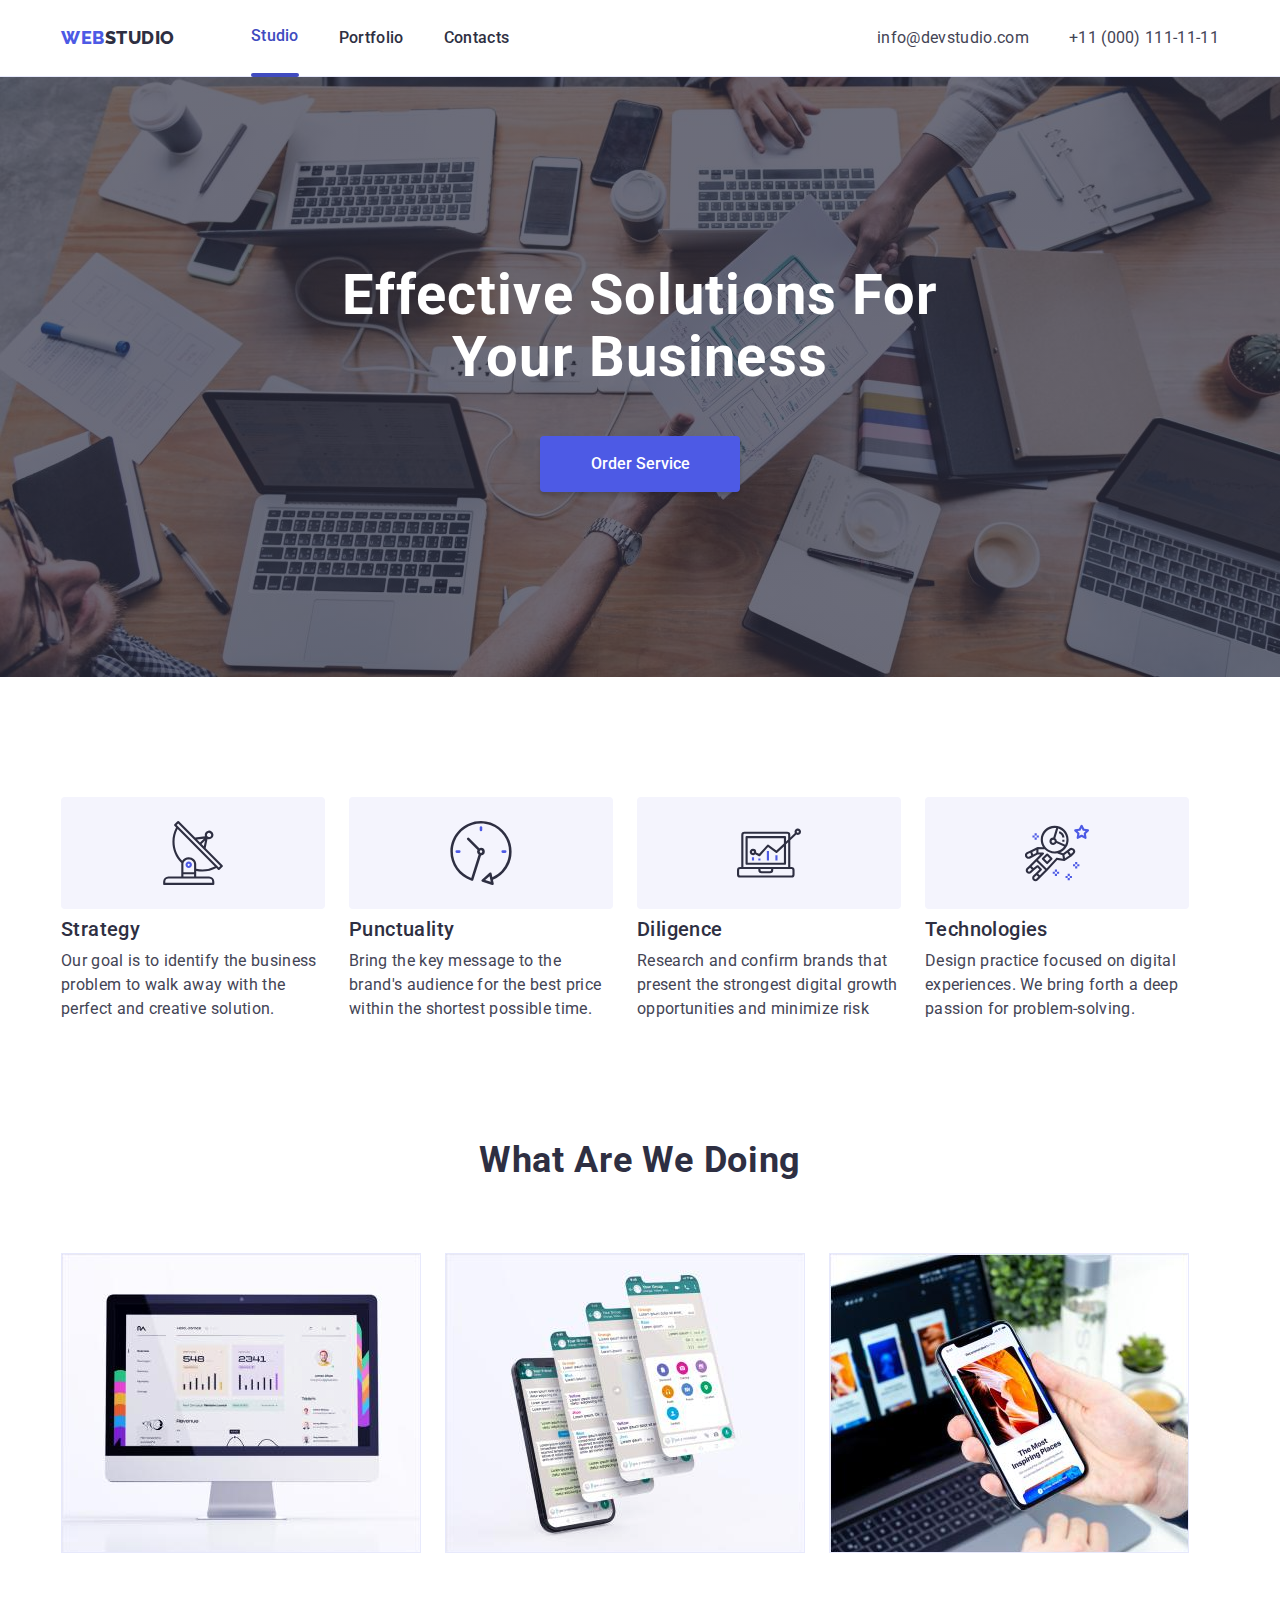
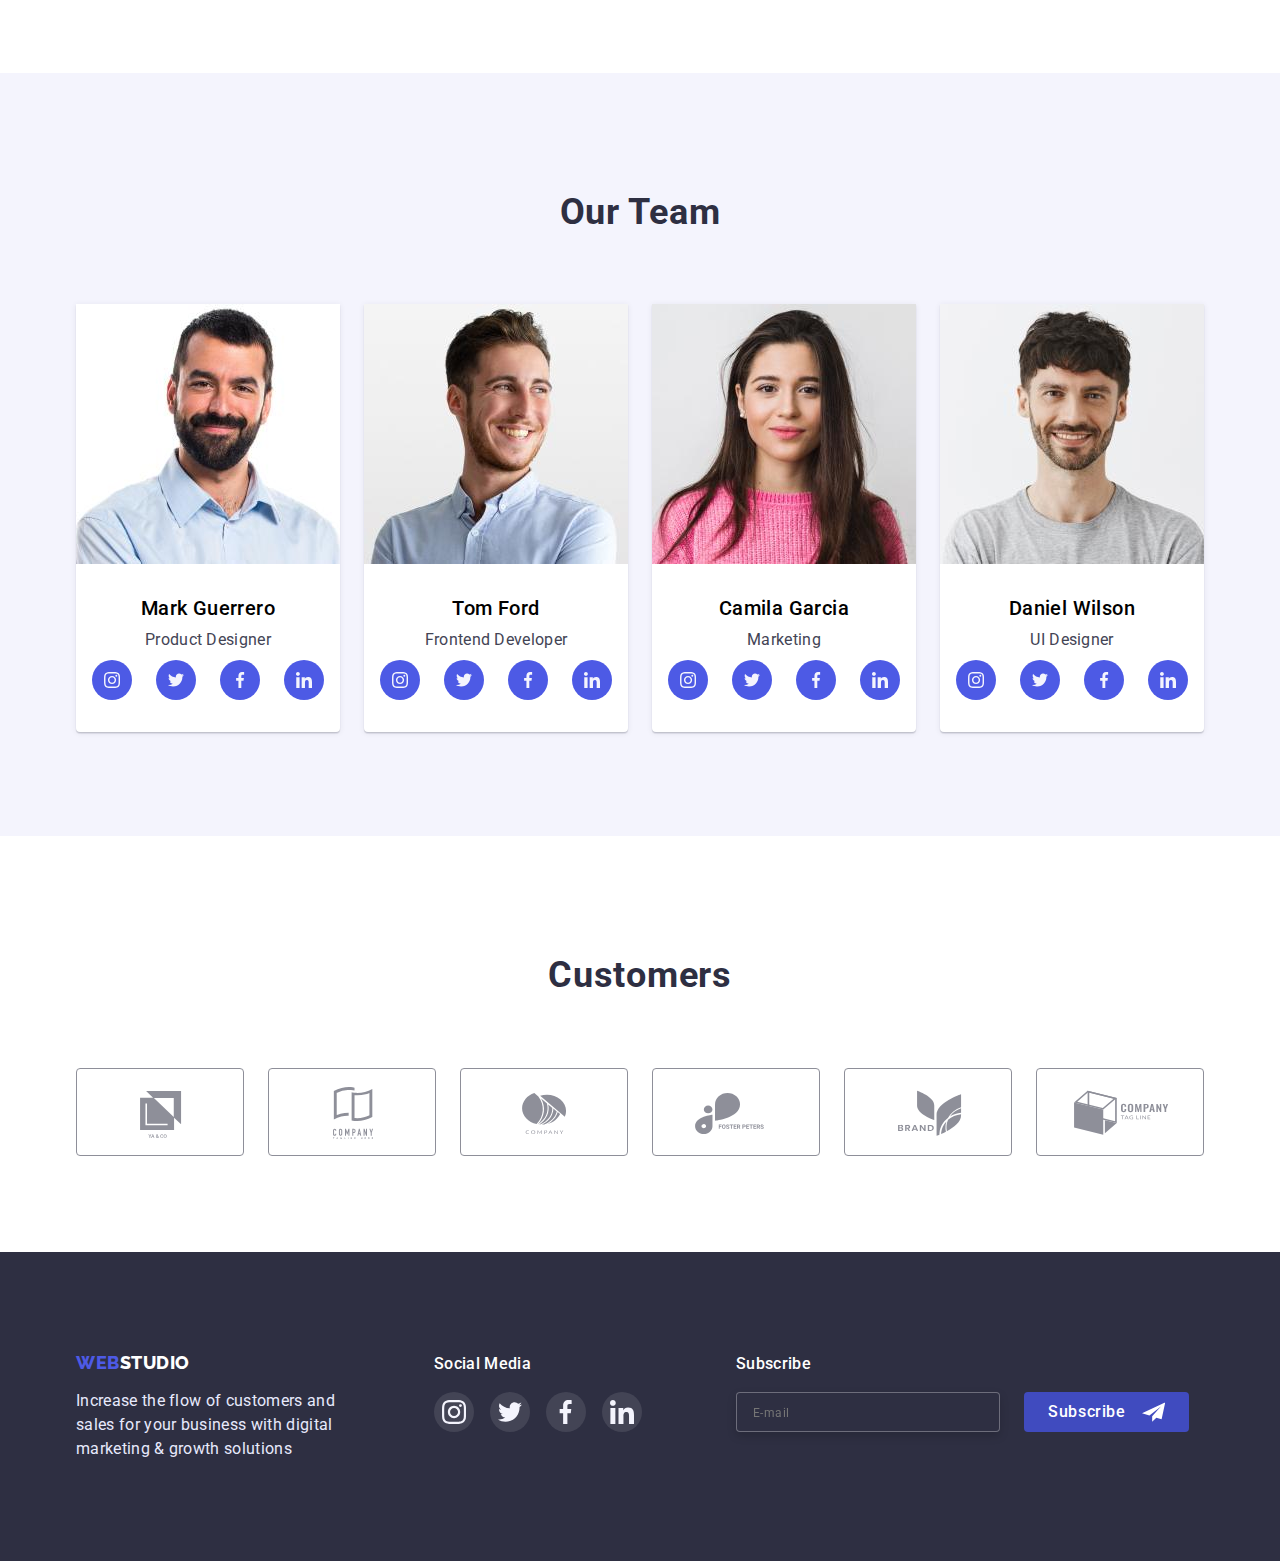
<file: index.html>
<!DOCTYPE html>
<html lang="en">
  <head>
    <title>Main Page</title>
    <meta charset="utf-8" />
    <meta http-equiv="X-UA-Compatible" content="IE=edge" />
    <meta name="viewport" content="width=device-width, initial-scale=1.0" />
    <link
      rel="stylesheet"
      href="https://fonts.googleapis.com/css2?family=Raleway:wght@800&family=Roboto:wght@400;500;700;900&display=swap"
    />
    <link
      rel="stylesheet"
      href="https://cdnjs.cloudflare.com/ajax/libs/modern-normalize/1.1.0/modern-normalize.min.css"
    />
    <link rel="stylesheet" href="./css/styles.css" />
  </head>
  <body>
    <header class="header">
      <div class="container page">
        <a class="logo" href="index.html" lang="en"
          >Web<span class="logo-part">Studio</span></a
        >
        <nav class="navigate">
          <ul class="pages">
            <li class="page">
              <a class="page-link current" href="index.html">Studio</a>
            </li>
            <li class="page">
              <a class="page-link" href="portfolio.html">Portfolio</a>
            </li>
            <li class="page">
              <a class="page-link" href="index.html">Contacts</a>
            </li>
          </ul>
        </nav>

        <ul class="contacts">
          <li class="contact">
            <a class="contact-link" href="mailto:info@devstudio.com">
              info@devstudio.com</a
            >
          </li>
          <li class="contact">
            <a class="contact-link" href="tel:+11(000)1111111">
              +11 (000) 111-11-11</a
            >
          </li>
        </ul>
        <button type="button" class="mobile-menu-open js-open-menu">
          <svg class="icon-menu-hamburger">
            <use href="./css/images/sprite/icons.svg#icon-menu-hamburger"></use>
          </svg>
        </button>
      </div>
      <div class="mobile-menu js-menu-container">
         <div class="mobile-container">
         <button type="button" class="mobile-menu-close js-close-menu">
            <svg class="icon-close">
              <use href="./css/images/sprite/icons.svg#icon-close"></use>
            </svg>
          </button>     
           <ul class="menu-pages">
            <li class="menu-page">
              <a href="index.html" class="menu-page-link">Studio</a>
            </li>
            <li class="menu-page">
              <a href="portfolio.html" class="menu-page-link">Portfolio</a>
            </li>
            <li class="menu-page">
              <a href="index.html" class="menu-page-link">Contacts</a>
            </li>
          </ul>
          <ul class="menu-contacts">
            <li>
              <a href="tel:+11(000)1111111" class="menu-contact-phone">
                +11 (000) 111-11-11</a
              >
            </li>
            <li>
              <a href="mailto:info@devstudio.com" class="menu-contact-mail">
                info@devstudio.com</a
              >
            </li>
          </ul>
          <ul class="menu-icons">
            <li class="icon-item">
              <a href="#" class="menu-icon">
                <svg class="icon-instagram-card" width="16" height="16">
                  <use
                    href="./css/images/sprite/icons.svg#icon-instagram-card"
                  ></use>
                </svg>
			</a>
            </li>
            <li class="icon-item">
              <a href="#" class="menu-icon">
                <svg class="icon-twitter-card" width="16" height="16">
                  <use
                    href="./css/images/sprite/icons.svg#icon-twitter-card"
                  ></use>
                </svg>
			</a>
            </li>
            <li class="icon-item">
              <a href="#" class="menu-icon">
                <svg class="icon-facebook-card" width="16" height="16">
                  <use
                    href="./css/images/sprite/icons.svg#icon-facebook-card"
                  ></use>
                </svg>
			</a>
            </li>
            <li class="icon-item">
              <a href="#" class="menu-icon">
                <svg class="icon-linkedin-card" width="16" height="16">
                  <use
                    href="./css/images/sprite/icons.svg#icon-linkedin-card"
                  ></use>
                </svg>
			</a>
            </li>
          </ul>
          </div>
        </div>
        
    </header>
    <main>
      <section class="hero">
        <div class="container">
          <h1 class="hero-title">Effective Solutions for Your Business</h1>
          <button class="button" data-modal-open>Order Service</button>
        </div>
      </section>
      <section class="section principles">
        <div class="container">
          <h2 class="visually-hidden">OUR ADVANTAGES</h2>
          <ul class="principles-list">
            <li class="principles-item">
              <div class="principles-icon">
                <svg class="icon-antenna-1" width="64" height="64">
                  <use href="./css/images/sprite/icons.svg#icon-antenna"></use>
                </svg>
              </div>
              <h3 class="principles-title">Strategy</h3>
              <p class="principles-content">
                Our goal is to identify the business <br />
                problem to walk away with the perfect and creative solution.
              </p>
            </li>
            <li class="principles-item">
              <div class="principles-icon">
                <svg class="icon-clock-1" width="64" height="64">
                  <use href="./css/images/sprite/icons.svg#icon-clock"></use>
                </svg>
              </div>
              <h3 class="principles-title">Punctuality</h3>
              <p class="principles-content">
                Bring the key message to the brand's audience for the best price
                within the shortest possible time.
              </p>
            </li>
            <li class="principles-item">
              <div class="principles-icon">
                <svg class="icon-diagram-1" width="64" height="64">
                  <use href="./css/images/sprite/icons.svg#icon-diagram"></use>
                </svg>
              </div>
              <h3 class="principles-title">Diligence</h3>
              <p class="principles-content">
                Research and confirm brands that present the strongest digital
                growth opportunities and minimize risk
              </p>
            </li>
            <li class="principles-item">
              <div class="principles-icon">
                <svg class="icon-astronaut-1" width="64" height="64">
                  <use
                    href="./css/images/sprite/icons.svg#icon-astronaut"
                  ></use>
                </svg>
              </div>
              <h3 class="principles-title">Technologies</h3>
              <p class="principles-content">
                Design practice focused on digital experiences. We bring forth a
                deep passion for problem-solving.
              </p>
            </li>
          </ul>
        </div>
      </section>
      <section class="section services">
        <div class="container">
          <h2 class="services-title">What are we doing</h2>
          <ul class="services-images">
            <li class="services-image"></li>
            <li class="services-image"></li>
            <li class="services-image"></li>
          </ul>
        </div>
      </section>
      <section class="section team">
        <div class="container">
          <h2 class="team-title">Our Team</h2>
          <ul class="team-list">
            <li class="team-item">
              <div class="team-picture"></div>
              <div class="team-card">
                <h3 class="team-name">Mark Guerrero</h3>
                <p class="team-profession" lang="en">Product Designer</p>
                <ul class="icons">
                  <li class="icon">
                    <a href="#" class="team-icon">
                      <svg class="icon-instagram-card" width="16" height="16">
                        <use
                          href="./css/images/sprite/icons.svg#icon-instagram-card"
                        ></use></svg
                    ></a>
                  </li>
                  <li class="icon">
                    <a href="#" class="team-icon">
                      <svg class="icon-twitter-card" width="16" height="16">
                        <use
                          href="./css/images/sprite/icons.svg#icon-twitter-card"
                        ></use></svg
                    ></a>
                  </li>

                  <li class="icon">
                    <a href="#" class="team-icon">
                      <svg class="icon-facebook-card" width="16" height="16">
                        <use
                          href="./css/images/sprite/icons.svg#icon-facebook-card"
                        ></use></svg
                    ></a>
                  </li>
                  <li class="icon">
                    <a href="#" class="team-icon">
                      <svg class="icon-linkedin-card" width="16" height="16">
                        <use
                          href="./css/images/sprite/icons.svg#icon-linkedin-card"
                        ></use></svg
                    ></a>
                  </li>
                </ul>
              </div>
            </li>
            <li class="team-item">
              <div class="team-picture"></div>
              <div class="team-card">
                <h3 class="team-name">Tom Ford</h3>
                <p class="team-profession" lang="en">Frontend Developer</p>
                <ul class="icons">
                  <li class="icon">
                    <a href="#" class="team-icon">
                      <svg class="icon-instagram-card" width="16" height="16">
                        <use
                          href="./css/images/sprite/icons.svg#icon-instagram-card"
                        ></use></svg
                    ></a>
                  </li>
                  <li class="icon">
                    <a href="#" class="team-icon">
                      <svg class="icon-twitter-card" width="16" height="16">
                        <use
                          href="./css/images/sprite/icons.svg#icon-twitter-card"
                        ></use></svg
                    ></a>
                  </li>
                  <li class="icon">
                    <a href="#" class="team-icon">
                      <svg class="icon-facebook-card" width="16" height="16">
                        <use
                          href="./css/images/sprite/icons.svg#icon-facebook-card"
                        ></use></svg
                    ></a>
                  </li>
                  <li class="icon">
                    <a href="#" class="team-icon">
                      <svg class="icon-linkedin-card" width="16" height="16">
                        <use
                          href="./css/images/sprite/icons.svg#icon-linkedin-card"
                        ></use></svg
                    ></a>
                  </li>
                </ul>
              </div>
            </li>
            <li class="team-item">
              <div class="team-picture"></div>
              <div class="team-card">
                <h3 class="team-name">Camila Garcia</h3>
                <p class="team-profession" lang="en">Marketing</p>
                <ul class="icons">
                  <li class="icon">
                    <a href="#" class="team-icon">
                      <svg class="icon-instagram-card" width="16" height="16">
                        <use
                          href="./css/images/sprite/icons.svg#icon-instagram-card"
                        ></use></svg
                    ></a>
                  </li>
                  <li class="icon">
                    <a href="#" class="team-icon">
                      <svg class="icon-twitter-card" width="16" height="16">
                        <use
                          href="./css/images/sprite/icons.svg#icon-twitter-card"
                        ></use></svg
                    ></a>
                  </li>
                  <li class="icon">
                    <a href="#" class="team-icon">
                      <svg class="icon-facebook-card" width="16" height="16">
                        <use
                          href="./css/images/sprite/icons.svg#icon-facebook-card"
                        ></use></svg
                    ></a>
                  </li>
                  <li class="icon">
                    <a href="#" class="team-icon">
                      <svg class="icon-linkedin-card" width="16" height="16">
                        <use
                          href="./css/images/sprite/icons.svg#icon-linkedin-card"
                        ></use></svg
                    ></a>
                  </li>
                </ul>
              </div>
            </li>
            <li class="team-item">
              <div class="team-picture"></div>
              <div class="team-card">
                <h3 class="team-name">Daniel Wilson</h3>
                <p class="team-profession" lang="en">UI Designer</p>
                <ul class="icons">
                  <li class="icon">
                    <a href="#" class="team-icon">
                      <svg class="icon-instagram-card" width="16" height="16">
                        <use
                          href="./css/images/sprite/icons.svg#icon-instagram-card"
                        ></use></svg
                    ></a>
                  </li>
                  <li class="icon">
                    <a href="#" class="team-icon">
                      <svg class="icon-twitter-card" width="16" height="16">
                        <use
                          href="./css/images/sprite/icons.svg#icon-twitter-card"
                        ></use></svg
                    ></a>
                  </li>
                  <li class="icon">
                    <a href="#" class="team-icon">
                      <svg class="icon-facebook-card" width="16" height="16">
                        <use
                          href="./css/images/sprite/icons.svg#icon-facebook-card"
                        ></use></svg
                    ></a>
                  </li>
                  <li class="icon">
                    <a href="#" class="team-icon">
                      <svg class="icon-linkedin-card" width="16" height="16">
                        <use
                          href="./css/images/sprite/icons.svg#icon-linkedin-card"
                        ></use></svg
                    ></a>
                  </li>
                </ul>
              </div>
            </li>
          </ul>
        </div>
      </section>
      <section class="section clients">
	<div class="container">
	<h2 class="clients-title">Customers<h2>
	<ul class="clients-list">
	<li class="clients-item"><a href="#" class="clients-icon">
	<svg class="icon-client-ya" width="104" height="56">
		<use href="./css/images/sprite/icons.svg#icon-client-ya"></use>
	</svg></a></li>
	<li class="clients-item"><a href="#" class="clients-icon">
	<svg class="icon-client-mens" width="104" height="56">
		<use href="./css/images/sprite/icons.svg#icon-client-mens"></use>
	</svg></a></li>
	<li class="clients-item"><a href="#" class="clients-icon">
	<svg class="icon-client-company" width="104" height="56">
		<use href="./css/images/sprite/icons.svg#icon-client-company"></use>
	</svg></a></li>
	<li class="clients-item"><a href="#" class="clients-icon">
	<svg class="icon-client-foster" width="104" height="56">
		<use href="./css/images/sprite/icons.svg#icon-client-foster" ></use>
	</svg></a></li>
	<li class="clients-item"><a href="#" class="clients-icon">
	<svg class="icon-client-brand" width="104" height="56">
		<use href="./css/images/sprite/icons.svg#icon-client-brand"></use>
	</svg></a></li>
	<li class="clients-item"><a href="#" class="clients-icon">
	<svg class="icon-client-tag" width="104" height="56">
		<use href="./css/images/sprite/icons.svg#icon-client-tag" ></use>
	</svg></a></li>
	</ul>
	</div>
	</section>
    </main>
    <footer class="footer">
	<div class="container">
	<div class="section-info">
	 <a class="logo-same" lang="en"  href="index.html">Web<span class="logo-same-part">Studio</span></a>
	  <p class="info-text">
	  Increase the flow of customers and sales for your business with digital marketing & growth solutions	
	 </p>
	 </div>
	
     <div class="networks">
	  <h2 class="networks-title">Social media</h2>
	  <ul class="networks-icons">
	  <li class="networks-item"><a href="#" class="networks-icon">
	  <svg class="icon-instagram-footer" width="24" height="24">
		<use href="./css/images/sprite/icons.svg#icon-instagram-footer"></use>
	  </svg></a></li>
	 <li class="networks-item"><a href="#" class="networks-icon">
	 <svg class="icon-twitter-footer" width="24" height="24">
		<use href="./css/images/sprite/icons.svg#icon-twitter-footer"></use>
	 </svg></a></li>
	 <li class="networks-item"><a href="#" class="networks-icon">
	 <svg class="icon-facebook-footer" width="24" height="24">
		<use href="./css/images/sprite/icons.svg#icon-facebook-footer"></use>
	 </svg></a></li>
	 <li class="networks-item"><a href="#" class="networks-icon">
	 <svg class="icon-linkedin-footer" width="24" height="24">
		<use href="./css/images/sprite/icons.svg#icon-linkedin-footer"></use>
	 </svg></a></li>
	 </ul>
	 </div>	
	 <div class="communication">
	 <form class="communication-form">
	 <p class="communication-title">Subscribe</p>
	 <div class="inputs">
	 <input type="text" class="inputs-area" name="comment-foot" placeholder="E-mail">
	 <button class="inputs-button" type="submit">Subscribe
	 <svg class="inputs-send" width="24" height="24">
		<use href="./css/images/sprite/icons.svg#icon-send"></use></svg>
	 </button>
	 </div>
	 </form>
	 </div>
	 </div>	
     </footer>
    <div class="backdrop is-hidden" data-modal>
      <div class="modal">
        <form class="modal-form">
          <p class="modal-title">
            Leave your contacts and we will call you back
          </p>

          <label class="modal-person">
            Name
            <input class="modal-name" type="text" name="person-name" />
            <svg class="icon-person">
              <use href="./css/images/sprite/icons.svg#icon-person"></use>
            </svg>
          </label>
          <label class="modal-phone">
            Phone
            <input class="modal-telephone" type="tel" name="person-phone" />
            <svg class="icon-phone">
              <use href="./css/images/sprite/icons.svg#icon-phone"></use>
              >
            </svg>
          </label>
          <label class="modal-mail">
            Email
            <input class="modal-e-mail" type="e-mail" name="person-mail" />
            <svg class="icon-email">
              <use href="./css/images/sprite/icons.svg#icon-email"></use>
            </svg>
          </label>
          <label class="modal-comment">
            Comment
            <textarea
              class="modal-area"
              name="comment"
              placeholder="Text input"
            ></textarea>
          </label>

          <label class="label-check">
            <input class="modal-check" type="checkbox" id="check-item" />
            <svg class="checkmark">
              <use href="./css/images/sprite/icons.svg#icon-check"></use>
            </svg>
          </label>
          <label for="check-item" class="modal-text">
            I accept the terms and<span class="invisible">d</span
            ><span class="conditions">conditions of the Privacy Policy</span>
          </label>
          <button class="modal-submit" type="submit">Send</button>
        </form>
        <button class="modal-button" data-modal-close>
          <svg class="icon-close" width="8" height="8">
            <use href="./css/images/sprite/icons.svg#icon-close"></use>
          </svg>
        </button>
      </div>
    </div>
    <script src="./js/modal.js"></script>
    <script src="./js/mobile-menu.js"></script>
  </body>
</html>
</file>
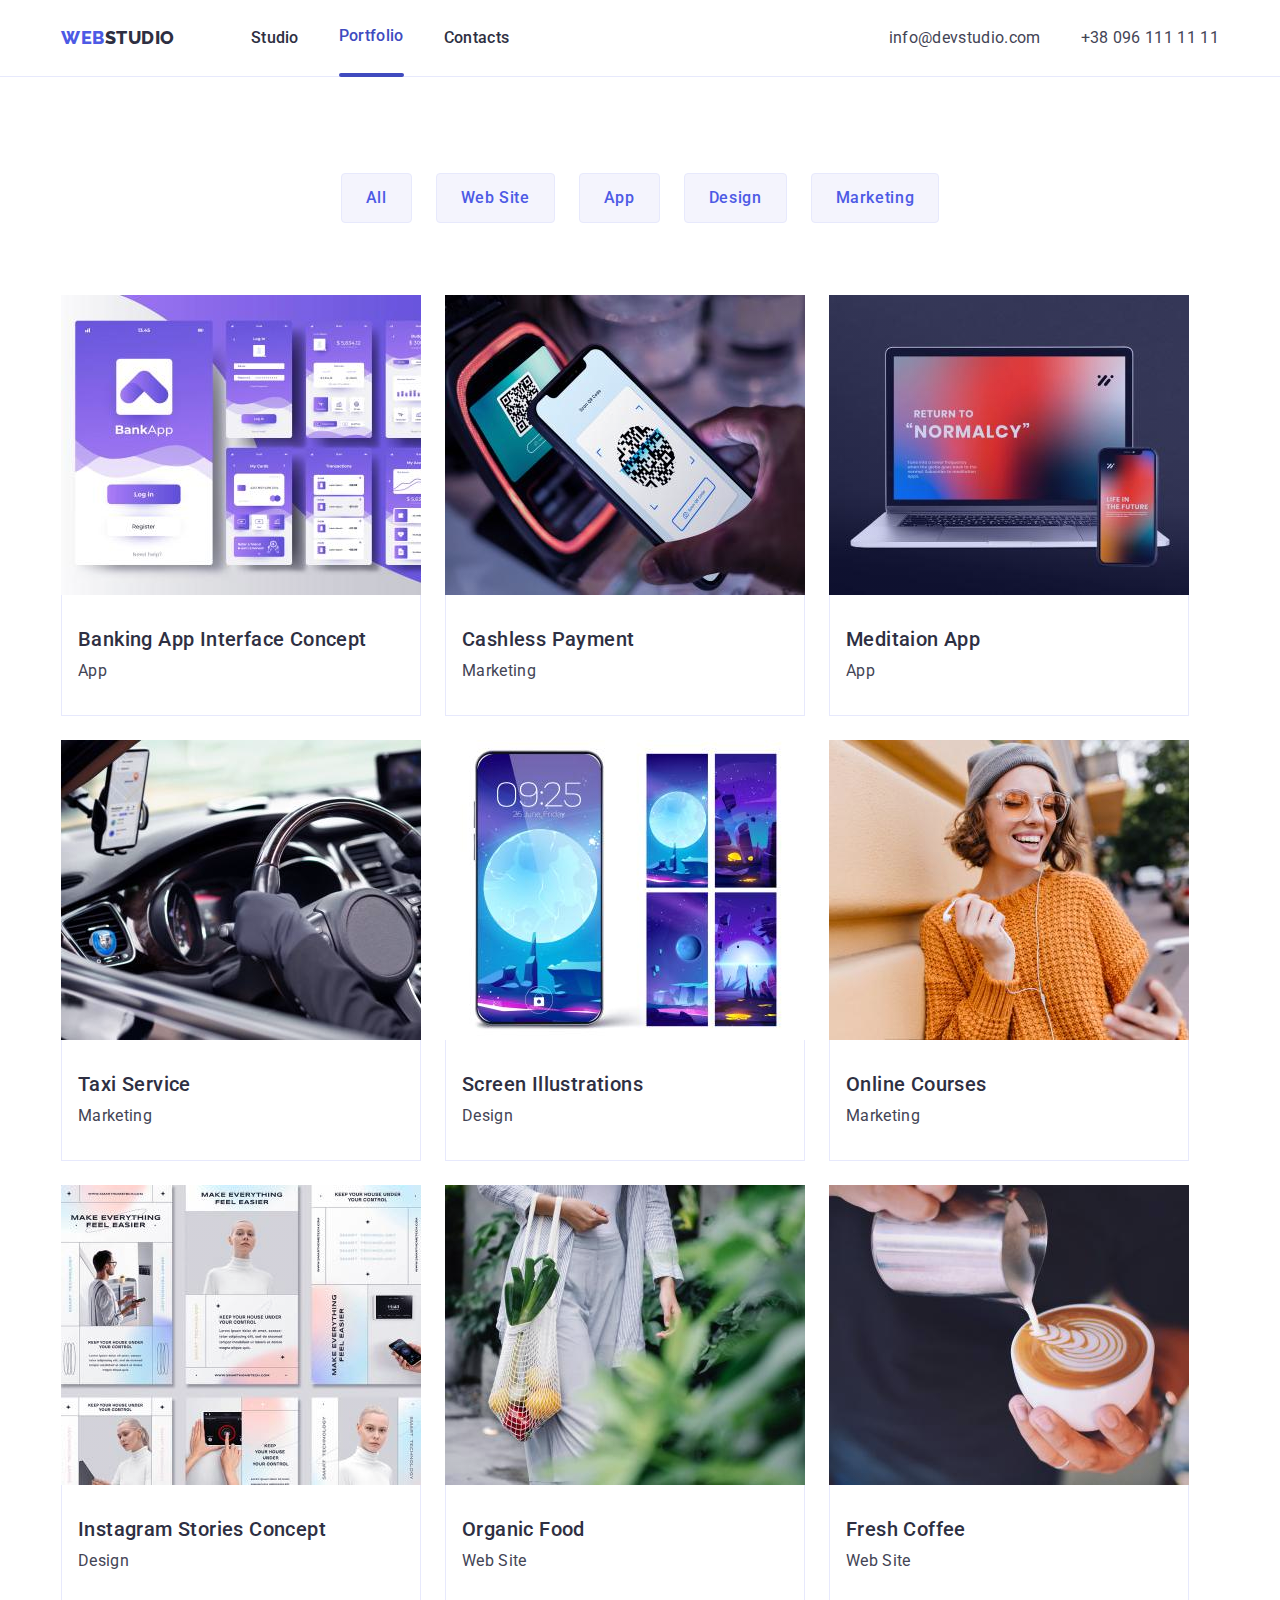
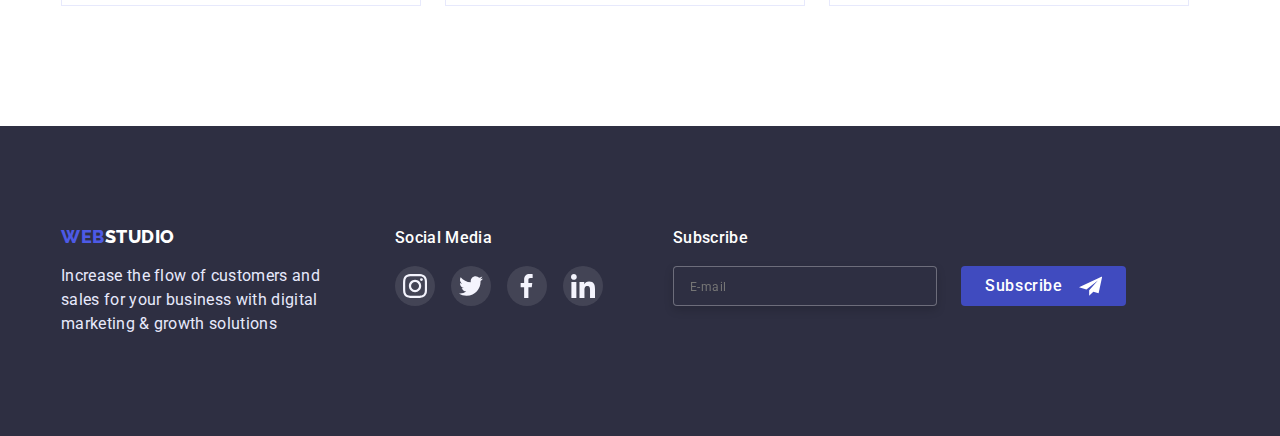
<file: portfolio.html>
<!DOCTYPE html>
<html lang="en">
  <head>
    <title>Portfolio</title>
    <meta charset="utf-8" />
    <meta http-equiv="X-UA-Compatible" content="IE=edge" />
    <meta name="viewport" content="width=device-width, initial-scale=1.0" />
    <link
      rel="stylesheet"
      href="https://fonts.googleapis.com/css2?family=Raleway:wght@800&family=Roboto:wght@400;500;700;900&display=swap"
    />
    <link
      rel="stylesheet"
      href="https://cdnjs.cloudflare.com/ajax/libs/modern-normalize/1.1.0/modern-normalize.min.css"
    />

    <link rel="stylesheet" href="./css/styles.css" />
  </head>
  <body>
    <header class="header">
      <div class="container page">
        <a class="logo" href="index.html" lang="en"
          >Web<span class="logo-part">Studio</span></a
        >
        <nav class="navigate">
          <ul class="pages">
            <li class="page">
              <a class="page-link" href="index.html">Studio</a>
            </li>
            <li class="page">
              <a class="page-link current" href="/">Portfolio</a>
            </li>
            <li class="page">
              <a class="page-link" href="index.html">Contacts</a>
            </li>
          </ul>
        </nav>

        <ul class="contacts">
          <li class="contact">
            <a class="contact-link" href="mailto:info@devstudio.com">
              info@devstudio.com</a
            >
          </li>
          <li class="contact">
            <a class="contact-link" href="tel:+380961111111">
              +38 096 111 11 11</a
            >
          </li>
        </ul>
      </div>
    </header>
    <main>
      <section class="portfolio">
        <div class="container">
          <h1 class="visually-hidden">Buttons</h1>
          <ul class="filter-buttons">
            <li class="filter-item">
              <button type="button" class="filter-button">All</button>
            </li>
            <li class="filter-item">
              <button type="button" class="filter-button">Web Site</button>
            </li>
            <li class="filter-item">
              <button type="button" class="filter-button">App</button>
            </li>
            <li class="filter-item">
              <button type="button" class="filter-button">Design</button>
            </li>
            <li class="filter-item">
              <button type="button" class="filter-button">Marketing</button>
            </li>
          </ul>

          <ul class="cards">
            <li class="cards-item">
              <div class="cards-picture">
                <div class="cards-overlay">
                  <p class="cards-overlay-title">
                    App Design Concepts · Task Manager App · Calorie Tracker App
                    · Exotic Fruit Ecommerce App · Cloud Storage App
                  </p>
                </div>
              </div>
              <div class="cards-poster">
                <h2 class="cards-title">Banking App Interface Concept</h2>
                <p class="cards-text">App</p>
              </div>
            </li>
            <li class="cards-item">
              <div class="cards-picture">
                <div class="cards-overlay">
                  <p class="cards-overlay-title">
                    App Design Concepts · Task Manager App · Calorie Tracker App
                    · Exotic Fruit Ecommerce App · Cloud Storage App
                  </p>
                </div>
              </div>
              <div class="cards-poster">
                <h2 class="cards-title" lang="en">Cashless Payment</h2>
                <p class="cards-text" lang="en">Marketing</p>
              </div>
            </li>
            <li class="cards-item">
              <div class="cards-picture">
                <div class="cards-overlay">
                  <p class="cards-overlay-title">
                    App Design Concepts · Task Manager App · Calorie Tracker App
                    · Exotic Fruit Ecommerce App · Cloud Storage App
                  </p>
                </div>
              </div>
              <div class="cards-poster">
                <h2 class="cards-title" lang="en">Meditaion App</h2>
                <p class="cards-text">App</p>
              </div>
            </li>

            <li class="cards-item">
              <div class="cards-picture">
                <div class="cards-overlay">
                  <p class="cards-overlay-title">
                    App Design Concepts · Task Manager App · Calorie Tracker App
                    · Exotic Fruit Ecommerce App · Cloud Storage App
                  </p>
                </div>
              </div>
              <div class="cards-poster">
                <h2 class="cards-title">Taxi Service</h2>
                <p class="cards-text">Marketing</p>
              </div>
            </li>
            <li class="cards-item">
              <div class="cards-picture">
                <div class="cards-overlay">
                  <p class="cards-overlay-title">
                    App Design Concepts · Task Manager App · Calorie Tracker App
                    · Exotic Fruit Ecommerce App · Cloud Storage App
                  </p>
                </div>
              </div>
              <div class="cards-poster">
                <h2 class="cards-title" lang="en">Screen Illustrations</h2>
                <p class="cards-text" lang="en">Design</p>
              </div>
            </li>
            <li class="cards-item">
              <div class="cards-picture">
                <div class="cards-overlay">
                  <p class="cards-overlay-title">
                    App Design Concepts · Task Manager App · Calorie Tracker App
                    · Exotic Fruit Ecommerce App · Cloud Storage App
                  </p>
                </div>
              </div>
              <div class="cards-poster">
                <h2 class="cards-title" lang="en">Online Courses</h2>
                <p class="cards-text">Marketing</p>
              </div>
            </li>

            <li class="cards-item">
              <div class="cards-picture">
                <div class="cards-overlay">
                  <p class="cards-overlay-title">
                    App Design Concepts · Task Manager App · Calorie Tracker App
                    · Exotic Fruit Ecommerce App · Cloud Storage App
                  </p>
                </div>
              </div>
              <div class="cards-poster">
                <h2 class="cards-title" lang="en">Instagram Stories Concept</h2>
                <p class="cards-text">Design</p>
              </div>
            </li>
            <li class="cards-item">
              <div class="cards-picture">
                <div class="cards-overlay">
                  <p class="cards-overlay-title">
                    App Design Concepts · Task Manager App · Calorie Tracker App
                    · Exotic Fruit Ecommerce App · Cloud Storage App
                  </p>
                </div>
              </div>
              <div class="cards-poster">
                <h2 class="cards-title" lang="en">Organic Food</h2>
                <p class="cards-text" lang="en">Web Site</p>
              </div>
            </li>
            <li class="cards-item">
              <div class="cards-picture">
                <div class="cards-overlay">
                  <p class="cards-overlay-title">
                    App Design Concepts · Task Manager App · Calorie Tracker App
                    · Exotic Fruit Ecommerce App · Cloud Storage App
                  </p>
                </div>
              </div>
              <div class="cards-poster">
                <h2 class="cards-title" lang="en">Fresh Coffee</h2>
                <p class="cards-text">Web Site</p>
              </div>
            </li>
          </ul>
        </div>
      </section>
    </main>
    <footer class="container footer-portfolio">
      <div class="container">
        <div class="section-info">
          <a class="logo-same" lang="en" href="index.html"
            >Web<span class="logo-same-part">Studio</span></a
          >
          <p class="info-text">
            Increase the flow of customers and sales for your business with
            digital marketing & growth solutions
          </p>
        </div>
        <div class="networks">
          <h2 class="networks-title">Social media</h2>
          <ul class="networks-icons">
            <li class="networks-item">
              <a href="#" class="networks-icon">
                <svg class="icon-instagram-footer" width="24" height="24">
                  <use
                    href="./css/images/sprite/icons.svg#icon-instagram-footer"
                  ></use></svg
              ></a>
            </li>
            <li class="networks-item">
              <a href="#" class="networks-icon">
                <svg class="icon-twitter-footer" width="24" height="24">
                  <use
                    href="./css/images/sprite/icons.svg#icon-twitter-footer"
                  ></use></svg
              ></a>
            </li>
            <li class="networks-item">
              <a href="#" class="networks-icon">
                <svg class="icon-facebook-footer" width="24" height="24">
                  <use
                    href="./css/images/sprite/icons.svg#icon-facebook-footer"
                  ></use></svg
              ></a>
            </li>
            <li class="networks-item">
              <a href="#" class="networks-icon">
                <svg class="icon-linkedin-footer" width="24" height="24">
                  <use
                    href="./css/images/sprite/icons.svg#icon-linkedin-footer"
                  ></use></svg
              ></a>
            </li>
          </ul>
        </div>
        <div class="communication">
	 <form class="communication-form">
	 <p class="communication-title">Subscribe</p>
	 <div class="inputs">
	 <input type="text" class="inputs-area" name="comment-foot" placeholder="E-mail">
	 <button class="inputs-button" type="submit">Subscribe
	 <svg class="inputs-send" width="24" height="24">
		<use href="./css/images/sprite/icons.svg#icon-send"></use></svg>
	 </button>
	 </form>
	 </div>
	 </div>	
      </div>
    </footer>
  </body>
</html>
</file>
<file: css/styles.css>
:root {
  --selection-color: #404bbf;
  --border-form-selection-color: #4d5ae5;
  --footer-icon-background: #31d0aa;
  --team-icon-background: #4d5ae5;
  --modal-underline-color: #4d5ae5;
  --logo-color: #4d5ae5;
  --logo-footer-color: #f4f4fd;
  --text-footer-color: #e7e9fc;
  --logo-footer-color: #ffffff;
  --hero-color: #2f303a;
  --background-first: #ffffff;
  --background-second: #f4f4fd;
  --background-third: #ffffff;
  --background-header: #ffffff;
  --primary-text-color: #2e2f42;
  --secondary-text-color: #434455;
  --modal-text-color: #8e8f99;
  --background-third-color: #757575;
  --modal-text-main-color: #757575;
  --portfolio-background: #ffffff;
  --button-background: #4d5ae5;
  --button-background-second: #f4f4fd;
  --filter-button-color: #4d5ae5;
  --icons-first-background: #ffffff;
  --icons-second-background: #f4f4fd;
  --icons-third-background: #ffffff;
  --twitter-foot-background: #2196f3;
  --icons-foot-background: rgba(255, 255, 255, 0.1);
  --likedin-background: #2196f3;
  --icons-border-color: #8e8f99;
  --primary-white-color: #ffffff;
  --third-text-color: #ffffff;
  --border-color: #e7e9fc;
  --logo-part-color: #2e2f42;
  --footer-background: #2e2f42;
  --text-border-color: #eeeeee;
  --card-border-color: #e7e9fc;
  --card-background-color: #ffffff;
  --backdrop-background-color: #ffffff;
  --contacts-footer-background: rgba(255, 255, 255, 0.6);
}
*,
*::before,
*::after {
  margin: 0;
  padding: 0;
}
body {
  font-family: "Roboto", sans-serif;
  font-size: 14px;
  background: var(--primary-white-color);
}

@media screen and (min-width: 320px) {
  .container {
    width: 100%;
    padding-left: 15px;
    padding-right: 15px;
  }
}
@media screen and (min-width: 480px) {
  .container {
    width: 450px;
    margin: 0 auto;
  }
}

@media screen and (min-width: 768px) {
  .container {
    padding: 0;
    width: 738px;
  }
  .section {
    padding-top: 96px;
  }
}
@media screen and (min-width: 1200px) {
  .container {
    width: 1158px;
  }
  .section {
    padding-top: 120px;
    padding-bottom: 120px;
  }
}

.header {
  display: flex;
  border-bottom: 1px solid var(--border-color);
}
.portfolio {
  padding-top: 96px;
  padding-bottom: 120px;
  background: var(--portfolio-background);
}
 @media (min-device-pixel-ratio: 1) and (min-width: 320px) and (max-width: 479px),
    (min-resolution: 96dpi) and (min-width: 320px) and (max-width: 479px),
    (min-resolution: 1dppx) and (min-width: 320px) and (max-width: 479px){
    .hero {
    width: 320px;
    height:432px;
    margin: 0 auto;
    padding-top: 112px;
    padding-bottom: 112px;
    background-repeat: no-repeat;
    background-position: center;
    background: linear-gradient(rgba(46, 47, 66, 0.7), rgba(46, 47, 66, 0.7)),
      url("images/Dark-bg-m.jpg");
  }
  .team-item:nth-child(1) > .team-picture {
    width: 264px;
    height: 260px;
    background: url("images/img4-m.jpg");
    mix-blend-mode: normal;
    /* Inside auto layout */
    flex: none;
    order: 0;
    flex-grow: 0;
  }
  .team-item:nth-child(2) > .team-picture {
    width: 264px;
    height: 260px;
    background: url("images/img5-m.jpg");
    mix-blend-mode: normal;
    /* Inside auto layout */
    flex: none;
    order: 0;
    flex-grow: 0;
  }
  .team-item:nth-child(3) > .team-picture {
    width: 264px;
    height: 260px;
    background: url("images/img6-m.jpg");
    mix-blend-mode: normal;
    /* Inside auto layout */
    flex: none;
    order: 0;
    flex-grow: 0;
  }
  .team-item:nth-child(4) > .team-picture {
    width: 264px;
    height: 260px;
    background: url("images/img7-m.jpg");
    mix-blend-mode: normal;
    /* Inside auto layout */
    flex: none;
    order: 0;
    flex-grow: 0;
  }
  }
 @media (min-device-pixel-ratio: 2) and (min-width: 320px) and (max-width: 479px),
    (min-resolution: 192dpi) and (min-width: 320px) and (max-width: 479px),
    (min-resolution: 2dppx) and (min-width: 320px) and (max-width: 479px){
     .hero {
      margin: 0 auto;
      padding-top: 112px;
      padding-bottom: 112px;
      background-position: center;
      background: linear-gradient(rgba(46, 47, 66, 0.7), rgba(46, 47, 66, 0.7)),
        url("images/Dark-bg@2x-m.jpg") no-repeat,320px 432px;
    }
    .team-item:nth-child(1) > .team-picture {
      background: url("images/img4@2x-m.jpg") no-repeat,264px 260px;
      mix-blend-mode: normal;
      /* Inside auto layout */
      flex: none;
      order: 0;
      flex-grow: 0;
    }
    .team-item:nth-child(2) > .team-picture {
      background: url("images/img5@2x-m.jpg") no-repeat,264px 260px;
      mix-blend-mode: normal;
      /* Inside auto layout */
      flex: none;
      order: 0;
      flex-grow: 0;
    }
    .team-item:nth-child(3) > .team-picture {
      background: url("images/img6@2x-m.jpg") no-repeat,264px 260px;
      mix-blend-mode: normal;
      /* Inside auto layout */
      flex: none;
      order: 0;
      flex-grow: 0;
    }
    .team-item:nth-child(4) > .team-picture {
      background: url("images/img7@2x-m.jpg") no-repeat,264px 260px;
      mix-blend-mode: normal;
      /* Inside auto layout */
      flex: none;
      order: 0;
      flex-grow: 0;
    }
  }
@media screen and (min-width: 320px) and (max-width: 479px) {
  .mobile-menu {
    position: fixed;
    display: flex;
    z-index: 5000;
    top: 0;
    left: 0;
    width: 100%;
    height: 100%;
    justify-content: center;
    background: #ffffff;
    box-shadow: 0px 2px 1px rgba(46, 47, 66, 0.08),
      0px 1px 1px rgba(46, 47, 66, 0.16), 0px 1px 6px rgba(46, 47, 66, 0.08);
    opacity: 0;
    visibility: hidden;
    pointer-events: none;
  }
 
 
  .hero-title {
    max-width: 320px;
    margin: 0 auto;
    font-weight: 700;
    font-size: 36px;
    line-height: 1.1;
    /* or 136% */
    text-align: center;
    letter-spacing: 0.02em;
    text-transform: capitalize;
    background-color: transparent;
    color: var(--third-text-color);
  }

  .button {
    display: block;
    margin: 0 auto;
    min-width: 200px;
    height: 56px;
    font-size: 16px;
    line-height: 1.5;
    margin-top: 72px;
    padding: 16px 32px;
    border: none;
    cursor: pointer;
    color: var(--third-text-color);
    background: var(--button-background);
    box-shadow: 0px 4px 4px rgba(0, 0, 0, 0.15);
    border-radius: 4px;
    font-weight: 500;
    transition: background 250ms cubic-bezier(0.4, 0, 0.2, 1);
  }
  .backdrop {
    position: fixed;
    display: flex;
    top: 0;
    left: 0;
    width: 100%;
    height: 100%;
    align-items: center;
    justify-content: center;
    background: rgba(46, 47, 66, 0.4);
  }

  .modal {
    position: fixed;
    display: flex;
    padding-left: 16px;
    padding-right: 16px;
    max-width: 392px;
    height: 586px;
    background: var(--backdrop-background-color);
    box-shadow: 0px 1px 3px rgba(0, 0, 0, 0.12), 0px 1px 1px rgba(0, 0, 0, 0.14),
      0px 2px 1px rgba(0, 0, 0, 0.2);
    border-radius: 4px;
    transform: translateY(0%);
    transition: transform 250ms cubic-bezier(0.4, 0, 0.2, 1);
  }

  .navigate {
    display: none;
  }
  .container.page {
    display: flex;
    justify-content: space-between;
  }
  .logo {
    font-family: "Raleway";
    font-style: normal;
    font-weight: 800;
    font-size: 18px;
    line-height: 1.3;
    text-decoration: none;
    /* identical to box height */
    letter-spacing: 0.03em;
    text-transform: uppercase;
    color: var(--logo-color);
    display: flex;
    padding-top: 24px;
    padding-bottom: 24px;
    flex: none;
    order: 0;
    flex-grow: 0;
    transition: outline 250ms cubic-bezier(0.4, 0, 0.2, 1);
  }
  .logo:focus {
    outline: 0;
  }
  .logo-part {
    font-family: "Raleway";
    font-style: normal;
    font-weight: 800;
    font-size: 18px;
    letter-spacing: 0.03em;
    line-height: 1.2;
    text-transform: uppercase;
    color: var(--logo-part-color);
    flex: none;
    order: 1;
    flex-grow: 0;
  }
  .contacts {
    display: none;
  }
  .mobile-menu-open {
    display: flex;
    background-color: transparent;
    padding: 0;
    line-height: 0;
    border: none;
  }
  .mobile-menu {
    position: fixed;
    display: flex;
    margin: 0 auto;
    z-index: 5000;
    top: 0;
    left: 0;
    width: 100%;
    height: 100%;
    justify-content: center;
    background: #ffffff;
    box-shadow: 0px 2px 1px rgba(46, 47, 66, 0.08),
      0px 1px 1px rgba(46, 47, 66, 0.16), 0px 1px 6px rgba(46, 47, 66, 0.08);
    opacity: 0;
    visibility: hidden;
    pointer-events: none;
  }
  .icon-menu-hamburger {
    display: flex;
    width: 29.54px;
    height: 18.62px;
    align-items: center;
    stroke: #2e2f42;
  }

  .mobile-menu.is-open {
    opacity: 1;
    visibility: visible;
    pointer-events: auto;
  }
  .mobile-menu-close {
    position: absolute;
    width: 24px;
    height: 24px;
    top: 24px;
    right: 24px;
    cursor: pointer;
    border-radius: 50%;
    align-items: center;
    justify-content: center;
    background: #e7e9fc;
    border: 1px solid rgba(0, 0, 0, 0.1);
  }
  .mobile-container {
    position: relative;
    max-width: 480px;
    height: 100%;
    padding-top: 0;
    padding-right: 80px;
    padding-left: 40px;
    padding-bottom: 40px;
  }
  .icon-close {
    width: 8px;
    height: 8px;
    fill: #000000;
  }

  .menu-pages {
    display: flex;
    margin-top: 80px;
    list-style: none;
    flex-direction: column;
    gap: 40px;
  }
  .menu-page-link {
    font-weight: 700;
    font-size: 36px;
    line-height: 1.1;
    text-decoration: none;
    /* identical to box height, or 111% */
    letter-spacing: 0.02em;
    text-transform: capitalize;
    color: var(--primary-text-color);
    /* Inside auto layout */
    flex: none;
    order: 0;
    flex-grow: 0;
    transition: color 250ms cubic-bezier(0.4, 0, 0.2, 1);
  }
  .menu-page-link:hover,
  .menu-page-link:focus {
    color: #4d5ae5;
  }
  .menu-contacts {
    display: flex;
    margin-top: 284px;
    list-style: none;
    flex-direction: column;
    padding: 0;
    gap: 40px;
  }

  .menu-contact-phone {
    font-weight: 700;
    font-size: 36px;
    line-height: 1.1;
    text-decoration: none;
    /* identical to box height, or 111% */
    letter-spacing: 0.02em;
    text-transform: capitalize;

    /* IRIS */
    color: var(--secondary-text-color);

    /* Inside auto layout */
    flex: none;
    order: 0;
    flex-grow: 0;
    transition: color 250ms cubic-bezier(0.4, 0, 0.2, 1);
  }
  .menu-contact-mail {
    font-weight: 500;
    font-size: 20px;
    line-height: 1.2;
    text-decoration: none;
    /* identical to box height, or 120% */
    letter-spacing: 0.02em;

    /* SLATE */
    color: var(--secondary-text-color);

    /* Inside auto layout */
    flex: none;
    order: 1;
    flex-grow: 0;
    transition: color 250ms cubic-bezier(0.4, 0, 0.2, 1);
  }
  .menu-contact-phone:hover,
  .menu-contact-phone:focus {
    color: #4d5ae5;
  }
  .menu-contact-mail:hover,
  .menu-contact-mail:focus {
    color: #4d5ae5;
  }
  .menu-icons {
    display: flex;
    list-style: none;
    margin-top: 48px;
    gap: 20px;
  }
  .menu-icon {
    display: flex;
    width: 40px;
    height: 40px;
    align-items: center;
    justify-content: center;
    border-radius: 50%;
    background: #4d5ae5;
  }
  .principles {
    display: flex;
    background: var(--background-first);
  }
  .principles-icon {
    display: none;
  }
  .principles-list {
    display: flex;
    flex-direction: column;
    list-style: none;
    text-decoration: none;
    padding: 96px 0 96px 0;
    gap: 72px;
  }
  .principles-title {
    font-weight: 700;
    font-size: 36px;
    text-align: center;
    line-height: 1.1;
    letter-spacing: 0.02em;
    text-transform: capitalize;
    color: var(--primary-text-color);
    flex: none;
    order: 0;
    align-self: stretch;
    flex-grow: 0;
  }

  .principles-content {
    margin-top: 8px;
    max-width: 396px;
    font-size: 16px;
    line-height: 1.5;
    /* or 171% */
    letter-spacing: 0.02em;
    color: var(--secondary-text-color);
    flex: none;
    order: 1;
    align-self: stretch;
    flex-grow: 0;
  }
  .services-title {
    display: none;
  }
  .services-images {
    display: none;
  }
  .team {
    padding-top: 96px;
    padding-bottom: 128px;
    background: var(--background-second);
  }
  .team-list {
    display: flex;
    flex-direction: column;
    list-style: none;
    margin-top: 72px;
    padding: 0;
    align-items: center;
    justify-content: center;
    gap: 72px;
  }

 
  .clients {
    display: flex;
    display: block;
    padding-top: 96px;
    padding-bottom: 96px;
  }
  .clients-icon {
    display: flex;
    width: 190px;
    height: 88px;
    align-items: center;
    justify-content: center;
    border: 1px solid var(--icons-border-color);
    border-radius: 4px;
    background: var(--icons-third-background);
    transition: border 250ms cubic-bezier(0.4, 0, 0.2, 1);
  }

  .clients-list {
    display: flex;
    flex-wrap: wrap;
    list-style: none;
    align-items: center;
    justify-content: center;
    column-gap: 16px;
    row-gap: 72px;
    padding: 0;
    margin-top: 72px;
  }
  .footer {
    padding-top: 96px;
    padding-bottom: 96px;
    background: var(--footer-background);
  }
  .footer .container {
    display: flex;
    flex-direction: column;
    align-items: center;
    justify-content: center;
    gap: 72px;
  }

  .section-info {
    display: flex;
    flex-direction: column;
    align-items: center;
    justify-content: center;
  }
  .communication {
    display: flex;
    flex-direction: column;
    align-items: center;
    justify-content: center;
  }
  .logo-same {
    text-decoration: none;
    font-family: "Raleway";
    font-weight: 800;
    font-size: 18px;
    line-height: 1.2;
    /* identical to box height */
    letter-spacing: 0.03em;
    text-transform: uppercase;
    color: var(--logo-color);
    transition: outline 250ms cubic-bezier(0.4, 0, 0.2, 1);
  }
  .logo-same:focus {
    outline: 0;
  }
  .logo-same-part {
    font-family: "Raleway";
    font-weight: 800;
    font-size: 18px;
    line-height: 1.2;
    /* identical to box height */
    letter-spacing: 0.03em;
    text-transform: uppercase;
    color: var(--logo-footer-color);
  }

  .info-text {
    display: flex;
    margin-top: 16px;
    max-width: 268px;
    font-style: normal;
    font-size: 16px;
    line-height: 1.5;
    letter-spacing: 0.02em;
    color: var(--text-footer-color);
  }

  .networks {
    display: flex;
    display: block;
  }
  .networks-title {
    display: flex;
    font-size: 16px;
    font-style: normal;
    font-weight: 500;
    line-height: 1.5;
    letter-spacing: 0.02em;
    text-transform: capitalize;
    color: var(--third-text-color);
    align-items: center;
    justify-content: center;
  }

  .networks-icons {
    display: flex;
    margin-top: 16px;
    list-style: none;
    gap: 16px;
  }

  .networks-icon:nth-child(1) {
    display: flex;
    box-sizing: border-box;
    width: 40px;
    height: 40px;
    border-radius: 50%;
    background: var(--icons-foot-background);
    align-items: center;
    justify-content: center;
    cursor: pointer;
    transition: background 250ms cubic-bezier(0.4, 0, 0.2, 1);
  }
  .networks-icon:nth-child(1):hover,
  .networks-icon:nth-child(1):focus {
    outline: 0;
    background: var(--footer-icon-background);
  }
  .networks-icon:nth-child(2) {
    display: flex;
    box-sizing: border-box;
    width: 40px;
    height: 40px;
    border-radius: 50%;
    background: var(--icons-foot-background);
    align-items: center;
    justify-content: center;
  }
  .networks-icon:nth-child(2):hover,
  .networks-icon:nth-child(2):focus {
    outline: 0;
    background: var(--footer-icon-background);
  }
  .networks-icon:nth-child(3) {
    display: flex;
    box-sizing: border-box;
    width: 40px;
    height: 40px;
    border-radius: 50%;
    background: var(--icons-foot-background);
    align-items: center;
    justify-content: center;
  }
  .networks-icon:nth-child(3):hover,
  .networks-icon:nth-child(3):focus {
    outline: 0;
    background: var(--footer-icon-background);
  }
  .networks-icon:nth-child(4) {
    display: flex;
    box-sizing: border-box;
    width: 40px;
    height: 40px;
    border-radius: 50%;
    background: var(--icons-foot-background);
    align-items: center;
    justify-content: center;
  }
  .networks-icon:nth-child(4):hover,
  .networks-icon:nth-child(4):focus {
    outline: 0;
    background: var(--footer-icon-background);
  }

  .communication-title {
    display: flex;
    font-weight: 500;
    font-size: 16px;
    line-height: 1.5;
    letter-spacing: 0.02em;
    text-transform: capitalize;
    color: var(--primary-white-color);
    justify-content: center;
  }
  .inputs {
    display: flex;
    flex-direction: column;
    margin-top: 16px;
  }
  .inputs-area {
    box-sizing: border-box;
    display: flex;
    padding-left: 16px;
    margin-bottom: 16px;
    resize: none;
    width: 100%;
    height: 40px;
    background: var(--footer-background);
    border: 1px solid rgba(255, 255, 255, 0.3);
    filter: drop-shadow(0px 4px 4px rgba(0, 0, 0, 0.15));
    border-radius: 4px;
    color: rgba(255, 255, 255, 0.6);
  }
  .inputs-area::placeholder {
    display: flex;
    font-style: normal;
    font-weight: 400;
    font-size: 12px;
    line-height: 2;
    /* identical to box height, or 125% */
    align-items: center;
    letter-spacing: 0.04em;
  }
  .inputs-area:focus {
    outline: 0px;
    border: 1px solid var(--selection-color);
  }
  .inputs-button {
    display: flex;
    margin-top: 16px;
    padding-left: 24px;
    padding-right: 24px;
    padding-top: 8px;
    padding-bottom: 8px;
    max-width: 165px;
    height: 40px;
    font-style: normal;
    font-weight: 500;
    font-size: 16px;
    line-height: 1.5;
    /* identical to box height, or 188% */
    align-items: center;
    text-align: center;
    letter-spacing: 0.04em;
    color: var(--primary-white-color);
    background: var(--selection-color);
    flex: none;
    order: 0;
    flex-grow: 0;
    border-radius: 4px;
    border: 0px;
    margin: 0 auto;
  }
  .inputs-send {
    display: flex;
    margin-left: 16px;
  }
}
 @media (min-device-pixel-ratio: 1) and (min-width: 480px) and (max-width: 767px),
    (min-resolution: 96dpi) and (min-width: 480px) and (max-width: 767px),
    (min-resolution: 1dppx) and (min-width: 480px) and (max-width: 767px){
   .hero {
    max-width: 480px;
    height:432px;
    margin: 0 auto;
    padding-top: 112px;
    padding-bottom: 112px;
    background-repeat: no-repeat;
    background-position: center;
    background: linear-gradient(rgba(46, 47, 66, 0.7), rgba(46, 47, 66, 0.7)),
      url("images/Dark-bg-m.jpg");
  }
 .team-item:nth-child(1) > .team-picture {
    width: 264px;
    height: 260px;
    background: url("images/img4-m.jpg");
    mix-blend-mode: normal;
    /* Inside auto layout */
    flex: none;
    order: 0;
    flex-grow: 0;
  }
  .team-item:nth-child(2) > .team-picture {
    width: 264px;
    height: 260px;
    background: url("images/img5-m.jpg");
    mix-blend-mode: normal;
    /* Inside auto layout */
    flex: none;
    order: 0;
    flex-grow: 0;
  }
  .team-item:nth-child(3) > .team-picture {
    width: 264px;
    height: 260px;
    background: url("images/img6-m.jpg");
    mix-blend-mode: normal;
    /* Inside auto layout */
    flex: none;
    order: 0;
    flex-grow: 0;
  }
  .team-item:nth-child(4) > .team-picture {
    width: 264px;
    height: 260px;
    background: url("images/img7-m.jpg");
    mix-blend-mode: normal;
    /* Inside auto layout */
    flex: none;
    order: 0;
    flex-grow: 0;
  }
  }
 @media (min-device-pixel-ratio: 2) and (min-width: 480px) and (max-width: 767px),
    (min-resolution: 192dpi) and (min-width: 480px) and (max-width: 767px),
    (min-resolution: 2dppx) and (min-width: 480px) and (max-width: 767px){
  .hero {
      margin: 0 auto;
      padding-top: 112px;
      padding-bottom: 112px;
      background-position: center;
      background: linear-gradient(rgba(46, 47, 66, 0.7), rgba(46, 47, 66, 0.7)),
        url("images/Dark-bg@2x-m.jpg") no-repeat,480px 432px;
    }
    .team-item:nth-child(1) > .team-picture {
      background: url("images/img4@2x-m.jpg") no-repeat,264px 260px;
      mix-blend-mode: normal;
      /* Inside auto layout */
      flex: none;
      order: 0;
      flex-grow: 0;
    }
    .team-item:nth-child(2) > .team-picture {
      background: url("images/img5@2x-m.jpg") no-repeat,264px 260px;
      mix-blend-mode: normal;
      /* Inside auto layout */
      flex: none;
      order: 0;
      flex-grow: 0;
    }
    .team-item:nth-child(3) > .team-picture {
      background: url("images/img6@2x-m.jpg") no-repeat,264px 260px;
      mix-blend-mode: normal;
      /* Inside auto layout */
      flex: none;
      order: 0;
      flex-grow: 0;
    }
    .team-item:nth-child(4) > .team-picture {
      background: url("images/img7@2x-m.jpg") no-repeat,264px 260px;
      mix-blend-mode: normal;
      /* Inside auto layout */
      flex: none;
      order: 0;
      flex-grow: 0;
    }
  }
@media screen and (min-width: 480px) and (max-width: 767px) {
 
  .hero-title {
    width: 320px;
    margin: 0 auto;
    font-weight: 700;
    font-size: 36px;
    line-height: 1.1;
    /* or 136% */
    text-align: center;
    letter-spacing: 0.02em;
    text-transform: capitalize;
    background-color: transparent;
    color: var(--third-text-color);
  }

  .button {
    display: block;
    margin: 0 auto;
    min-width: 200px;
    height: 56px;
    font-size: 16px;
    line-height: 1.5;
    margin-top: 72px;
    padding: 16px 32px;
    border: none;
    cursor: pointer;
    color: var(--third-text-color);
    background: var(--button-background);
    box-shadow: 0px 4px 4px rgba(0, 0, 0, 0.15);
    border-radius: 4px;
    font-weight: 500;
    transition: background 250ms cubic-bezier(0.4, 0, 0.2, 1);
  }
  .backdrop {
    position: fixed;
    display: flex;
    top: 0;
    left: 0;
    width: 100%;
    height: 100%;
    align-items: center;
    justify-content: center;
    background: rgba(46, 47, 66, 0.4);
  }

  .modal {
    position: absolute;
    display: flex;
    padding-left: 16px;
    padding-right: 16px;
    max-width: 392px;
    height: 586px;
    background: var(--backdrop-background-color);
    box-shadow: 0px 1px 3px rgba(0, 0, 0, 0.12), 0px 1px 1px rgba(0, 0, 0, 0.14),
      0px 2px 1px rgba(0, 0, 0, 0.2);
    border-radius: 4px;
    transform: translateY(0%);
    transition: transform 250ms cubic-bezier(0.4, 0, 0.2, 1);
  }

  .navigate {
    display: none;
  }
  .container.page {
    display: flex;
    justify-content: space-between;
  }
  .logo {
    font-family: "Raleway";
    font-style: normal;
    font-weight: 800;
    font-size: 18px;
    line-height: 1.3;
    text-decoration: none;
    /* identical to box height */
    letter-spacing: 0.03em;
    text-transform: uppercase;
    color: var(--logo-color);
    display: flex;
    padding-top: 24px;
    padding-bottom: 24px;
    flex: none;
    order: 0;
    flex-grow: 0;
    transition: outline 250ms cubic-bezier(0.4, 0, 0.2, 1);
  }
  .logo:focus {
    outline: 0;
  }
  .logo-part {
    font-family: "Raleway";
    font-style: normal;
    font-weight: 800;
    font-size: 18px;
    letter-spacing: 0.03em;
    line-height: 1.2;
    text-transform: uppercase;
    color: var(--logo-part-color);
    flex: none;
    order: 1;
    flex-grow: 0;
  }
  .contacts {
    display: none;
  }
  .mobile-menu-open {
    display: flex;
    background-color: transparent;
    padding: 0;
    line-height: 0;
    border: none;
  }
  .icon-menu-hamburger {
    display: flex;
    width: 29.54px;
    height: 18.62px;
    align-items: center;
    stroke: #2e2f42;
  }
  .mobile-menu {
    position: fixed;
    display: flex;
    margin: 0 auto;
    z-index: 5000;
    top: 0;
    left: 0;
    width: 100%;
    height: 100%;
    justify-content: center;
    background: #ffffff;
    box-shadow: 0px 2px 1px rgba(46, 47, 66, 0.08),
      0px 1px 1px rgba(46, 47, 66, 0.16), 0px 1px 6px rgba(46, 47, 66, 0.08);
    opacity: 0;
    visibility: hidden;
    pointer-events: none;
  }
  .mobile-menu.is-open {
    opacity: 1;
    visibility: visible;
    pointer-events: auto;
  }
  .mobile-menu-close {
    position: absolute;
    width: 24px;
    height: 24px;
    top: 24px;
    right: 24px;
    cursor: pointer;
    border-radius: 50%;
    align-items: center;
    justify-content: center;
    background: #e7e9fc;
    border: 1px solid rgba(0, 0, 0, 0.1);
  }
  .mobile-container {
    position: relative;
    max-width: 480px;
    height: 100%;
    padding-top: 0;
    padding-right: 80px;
    padding-left: 40px;
    padding-bottom: 40px;
  }
  .icon-close {
    width: 8px;
    height: 8px;
    fill: #000000;
  }

  .menu-pages {
    display: flex;
    margin-top: 80px;
    list-style: none;
    flex-direction: column;
    gap: 40px;
  }
  .menu-page-link {
    font-weight: 700;
    font-size: 36px;
    line-height: 1.1;
    text-decoration: none;
    /* identical to box height, or 111% */
    letter-spacing: 0.02em;
    text-transform: capitalize;
    color: var(--primary-text-color);
    /* Inside auto layout */
    flex: none;
    order: 0;
    flex-grow: 0;
    transition: color 250ms cubic-bezier(0.4, 0, 0.2, 1);
  }
  .menu-page-link:hover,
  .menu-page-link:focus {
    color: #4d5ae5;
  }
  .menu-contacts {
    display: flex;
    margin-top: 284px;
    list-style: none;
    flex-direction: column;
    padding: 0;
    gap: 40px;
  }

  .menu-contact-phone {
    font-weight: 700;
    font-size: 36px;
    line-height: 1.1;
    text-decoration: none;
    /* identical to box height, or 111% */
    letter-spacing: 0.02em;
    text-transform: capitalize;

    /* IRIS */
    color: var(--secondary-text-color);

    /* Inside auto layout */
    flex: none;
    order: 0;
    flex-grow: 0;
    transition: color 250ms cubic-bezier(0.4, 0, 0.2, 1);
  }
  .menu-contact-mail {
    font-weight: 500;
    font-size: 20px;
    line-height: 1.2;
    text-decoration: none;
    /* identical to box height, or 120% */
    letter-spacing: 0.02em;

    /* SLATE */
    color: var(--secondary-text-color);

    /* Inside auto layout */
    flex: none;
    order: 1;
    flex-grow: 0;
    transition: color 250ms cubic-bezier(0.4, 0, 0.2, 1);
  }
  .menu-contact-phone:hover,
  .menu-contact-phone:focus {
    color: #4d5ae5;
  }
  .menu-contact-mail:hover,
  .menu-contact-mail:focus {
    color: #4d5ae5;
  }
  .menu-icons {
    display: flex;
    list-style: none;
    margin-top: 48px;
    gap: 56px;
  }
  .menu-icon {
    display: flex;
    width: 40px;
    height: 40px;
    align-items: center;
    justify-content: center;
    border-radius: 50%;
    background: #4d5ae5;
  }
  .principles {
    display: flex;
    background: var(--background-first);
  }
  .principles-icon {
    display: none;
  }
  .principles-list {
    display: flex;
    flex-direction: column;
    list-style: none;
    text-decoration: none;
    padding: 96px 0 96px 0;
    gap: 72px;
  }
  .principles-title {
    font-weight: 700;
    font-size: 36px;
    text-align: center;
    line-height: 1.1;
    letter-spacing: 0.02em;
    text-transform: capitalize;
    color: var(--primary-text-color);
    flex: none;
    order: 0;
    align-self: stretch;
    flex-grow: 0;
  }

  .principles-content {
    margin-top: 8px;
    width: 396px;
    font-size: 16px;
    line-height: 1.5;
    /* or 171% */
    letter-spacing: 0.02em;
    color: var(--secondary-text-color);
    flex: none;
    order: 1;
    align-self: stretch;
    flex-grow: 0;
  }
  .services-title {
    display: none;
  }
  .services-images {
    display: none;
  }
  .team {
    padding-top: 96px;
    padding-bottom: 128px;
    background: var(--background-second);
  }
  .team-list {
    display: flex;
    flex-direction: column;
    list-style: none;
    margin-top: 72px;
    padding: 0;
    align-items: center;
    justify-content: center;
    gap: 72px;
  }
 
  .clients {
    display: flex;
    display: block;
    padding-top: 96px;
    padding-bottom: 96px;
  }
  .clients-icon {
    display: flex;
    width: 190px;
    height: 88px;
    align-items: center;
    justify-content: center;
    border: 1px solid var(--icons-border-color);
    border-radius: 4px;
    background: var(--icons-third-background);
    transition: border 250ms cubic-bezier(0.4, 0, 0.2, 1);
  }

  .clients-list {
    display: flex;
    flex-wrap: wrap;
    list-style: none;
    align-items: center;
    justify-content: center;
    column-gap: 16px;
    row-gap: 72px;
    padding: 0;
    margin-top: 72px;
  }
  .footer {
    padding-top: 96px;
    padding-bottom: 96px;
    background: var(--footer-background);
  }
  .footer .container {
    display: flex;
    flex-direction: column;
    align-items: center;
    justify-content: center;
    gap: 72px;
  }

  .section-info {
    display: flex;
    flex-direction: column;
    align-items: center;
    justify-content: center;
  }
  .communication {
    display: flex;
    flex-direction: column;
    align-items: center;
    justify-content: center;
  }
  .logo-same {
    text-decoration: none;
    font-family: "Raleway";
    font-weight: 800;
    font-size: 18px;
    line-height: 1.2;
    /* identical to box height */
    letter-spacing: 0.03em;
    text-transform: uppercase;
    color: var(--logo-color);
    transition: outline 250ms cubic-bezier(0.4, 0, 0.2, 1);
  }
  .logo-same:focus {
    outline: 0;
  }
  .logo-same-part {
    font-family: "Raleway";
    font-weight: 800;
    font-size: 18px;
    line-height: 1.2;
    /* identical to box height */
    letter-spacing: 0.03em;
    text-transform: uppercase;
    color: var(--logo-footer-color);
  }

  .info-text {
    display: flex;
    margin-top: 16px;
    width: 268px;
    font-style: normal;
    font-size: 16px;
    line-height: 1.5;
    letter-spacing: 0.02em;
    color: var(--text-footer-color);
  }

  .networks {
    display: flex;
    display: block;
  }
  .networks-title {
    display: flex;
    font-size: 16px;
    font-style: normal;
    font-weight: 500;
    line-height: 1.5;
    letter-spacing: 0.02em;
    text-transform: capitalize;
    color: var(--third-text-color);
    align-items: center;
    justify-content: center;
  }

  .networks-icons {
    display: flex;
    margin-top: 16px;
    list-style: none;
    gap: 16px;
  }

  .networks-icon:nth-child(1) {
    display: flex;
    box-sizing: border-box;
    width: 40px;
    height: 40px;
    border-radius: 50%;
    background: var(--icons-foot-background);
    align-items: center;
    justify-content: center;
    transition: background 250ms cubic-bezier(0.4, 0, 0.2, 1);
  }
  .networks-icon:nth-child(1):hover,
  .networks-icon:nth-child(1):focus {
    outline: 0;
    background: var(--footer-icon-background);
  }
  .networks-icon:nth-child(2) {
    display: flex;
    box-sizing: border-box;
    width: 40px;
    height: 40px;
    border-radius: 50%;
    background: var(--icons-foot-background);
    align-items: center;
    justify-content: center;
  }
  .networks-icon:nth-child(2):hover,
  .networks-icon:nth-child(2):focus {
    outline: 0;
    background: var(--footer-icon-background);
  }
  .networks-icon:nth-child(3) {
    display: flex;
    box-sizing: border-box;
    width: 40px;
    height: 40px;
    border-radius: 50%;
    background: var(--icons-foot-background);
    align-items: center;
    justify-content: center;
  }
  .networks-icon:nth-child(3):hover,
  .networks-icon:nth-child(3):focus {
    outline: 0;
    background: var(--footer-icon-background);
  }
  .networks-icon:nth-child(4) {
    display: flex;
    box-sizing: border-box;
    width: 40px;
    height: 40px;
    border-radius: 50%;
    background: var(--icons-foot-background);
    align-items: center;
    justify-content: center;
  }
  .networks-icon:nth-child(4):hover,
  .networks-icon:nth-child(4):focus {
    outline: 0;
    background: var(--footer-icon-background);
  }

  .communication-title {
    display: flex;
    font-weight: 500;
    font-size: 16px;
    line-height: 1.5;
    letter-spacing: 0.02em;
    text-transform: capitalize;
    color: var(--primary-white-color);
    justify-content: center;
  }
  .inputs {
    display: flex;
    flex-direction: column;
    margin-top: 16px;
  }
  .inputs-area {
    box-sizing: border-box;
    display: flex;
    padding-left: 16px;
    margin-bottom: 16px;
    resize: none;
    width: 398px;
    height: 40px;
    background: var(--footer-background);
    border: 1px solid rgba(255, 255, 255, 0.3);
    filter: drop-shadow(0px 4px 4px rgba(0, 0, 0, 0.15));
    border-radius: 4px;
    color: rgba(255, 255, 255, 0.6);
  }
  .inputs-area::placeholder {
    display: flex;
    font-style: normal;
    font-weight: 400;
    font-size: 12px;
    line-height: 2;
    /* identical to box height, or 125% */
    align-items: center;
    letter-spacing: 0.04em;
  }
  .inputs-area:focus {
    outline: 0px;
    border: 1px solid var(--selection-color);
  }
  .inputs-button {
    display: flex;
    margin-top: 16px;
    padding-left: 24px;
    padding-right: 24px;
    padding-top: 8px;
    padding-bottom: 8px;
    width: 165px;
    height: 40px;
    font-style: normal;
    font-weight: 500;
    font-size: 16px;
    line-height: 1.5;
    /* identical to box height, or 188% */
    align-items: center;
    text-align: center;
    letter-spacing: 0.04em;
    color: var(--primary-white-color);
    background: var(--selection-color);
    flex: none;
    order: 0;
    flex-grow: 0;
    border-radius: 4px;
    border: 0px;
    margin: 0 auto;
  }
  .inputs-send {
    display: flex;
    margin-left: 16px;
  }
}
 @media (min-device-pixel-ratio: 1) and (min-width: 768px),
    (min-resolution: 96dpi) and (min-width: 768px),
    (min-resolution: 1dppx) and (min-width: 768px){
   .hero {
    max-width: 768px;
    height:436px;
    margin: 0 auto;
    padding-top: 112px;
    padding-bottom: 112px;
    background-repeat: no-repeat;
    background-position: center;
    background: linear-gradient(rgba(46, 47, 66, 0.7), rgba(46, 47, 66, 0.7)),
      url("images/Dark-bg-t.jpg");
  }
 .team-item:nth-child(1) > .team-picture {
    width: 264px;
    height: 260px;
    background: url("images/img4-1x-t.jpg");
    mix-blend-mode: normal;
    /* Inside auto layout */
    flex: none;
    order: 0;
    flex-grow: 0;
  }
  .team-item:nth-child(2) > .team-picture {
    width: 264px;
    height: 260px;
    background: url("images/img5-1x-t.jpg");
    mix-blend-mode: normal;
    /* Inside auto layout */
    flex: none;
    order: 0;
    flex-grow: 0;
  }
  .team-item:nth-child(3) > .team-picture {
    width: 264px;
    height: 260px;
    background: url("images/img6-1x-t.jpg");
    mix-blend-mode: normal;
    /* Inside auto layout */
    flex: none;
    order: 0;
    flex-grow: 0;
  }
  .team-item:nth-child(4) > .team-picture {
    width: 264px;
    height: 260px;
    background: url("images/img7-1x-t.jpg");
    mix-blend-mode: normal;
    /* Inside auto layout */
    flex: none;
    order: 0;
    flex-grow: 0;
  }
  }
 @media (min-device-pixel-ratio: 2) and (min-width: 768px),
    (min-resolution: 192dpi) and (min-width: 768px),
    (min-resolution: 2dppx) and (min-width: 768px){
  .hero {
      margin: 0 auto;
      padding-top: 112px;
      padding-bottom: 112px;
      background-position: center;
      background: linear-gradient(rgba(46, 47, 66, 0.7), rgba(46, 47, 66, 0.7)),
        url("images/Dark-bg@2x-t.jpg") no-repeat,768px 436px;
    }
    .team-item:nth-child(1) > .team-picture {
      background: url("images/img4-2x-@2x-t.jpg") no-repeat,264px 260px;
      mix-blend-mode: normal;
      /* Inside auto layout */
      flex: none;
      order: 0;
      flex-grow: 0;
    }
    .team-item:nth-child(2) > .team-picture {
      background: url("images/img5-2x-@2x-t.jpg") no-repeat,264px 260px;
      mix-blend-mode: normal;
      /* Inside auto layout */
      flex: none;
      order: 0;
      flex-grow: 0;
    }
    .team-item:nth-child(3) > .team-picture {
      background: url("images/img6-2x-@2x-t.jpg") no-repeat,264px 260px;
      mix-blend-mode: normal;
      /* Inside auto layout */
      flex: none;
      order: 0;
      flex-grow: 0;
    }
    .team-item:nth-child(4) > .team-picture {
      background: url("images/img7-2x-@2x-t.jpg") no-repeat,264px 260px;
      mix-blend-mode: normal;
      /* Inside auto layout */
      flex: none;
      order: 0;
      flex-grow: 0;
    }
  }
@media screen and (min-width: 768px) {
 
  .hero-title {
    width: 496px;
    margin: 0 auto;
    font-weight: 700;
    font-size: 56px;
    line-height: 1.1;
    /* or 136% */
    text-align: center;
    letter-spacing: 0.02em;
    text-transform: capitalize;
    background-color: transparent;
    color: var(--third-text-color);
  }

  .button {
    display: block;
    margin: 0 auto;
    min-width: 200px;
    height: 56px;
    font-size: 16px;
    line-height: 1.5;
    margin-top: 40px;
    padding: 16px 32px;
    border: none;
    cursor: pointer;
    color: var(--third-text-color);
    background: var(--button-background);
    box-shadow: 0px 4px 4px rgba(0, 0, 0, 0.15);
    border-radius: 4px;
    font-weight: 500;
    transition: background 250ms cubic-bezier(0.4, 0, 0.2, 1);
  }
  .backdrop {
    position: fixed;
    display: flex;
    top: 0;
    left: 0;
    width: 100%;
    height: 100%;
    align-items: center;
    justify-content: center;
    background: rgba(46, 47, 66, 0.4);
  }

  .modal {
    position: absolute;
    display: flex;
    padding-left: 23px;
    padding-right: 25px;
    max-width: 408px;
    height: 586px;
    background: var(--backdrop-background-color);
    box-shadow: 0px 1px 3px rgba(0, 0, 0, 0.12), 0px 1px 1px rgba(0, 0, 0, 0.14),
      0px 2px 1px rgba(0, 0, 0, 0.2);
    border-radius: 4px;
    transform: translateY(0%);
    transition: transform 250ms cubic-bezier(0.4, 0, 0.2, 1);
  }

  .navigate {
    display: flex;
    align-items: center;
  }
  .logo {
    font-family: "Raleway";
    font-style: normal;
    font-weight: 800;
    font-size: 18px;
    line-height: 1.2;
    text-decoration: none;
    /* identical to box height */
    letter-spacing: 0.03em;
    text-transform: uppercase;
    color: var(--logo-color);
    display: flex;
    padding-top: 24px;
    padding-bottom: 24px;
    flex: none;
    order: 0;
    flex-grow: 0;
    transition: outline 250ms cubic-bezier(0.4, 0, 0.2, 1);
  }
  .logo:focus {
    outline: 0;
  }
  .logo-part {
    font-family: "Raleway";
    font-style: normal;
    font-weight: 800;
    font-size: 18px;
    letter-spacing: 0.03em;
    line-height: 1.2;
    text-transform: uppercase;
    color: var(--logo-part-color);
    flex: none;
    order: 1;
    flex-grow: 0;
  }
  .mobile-menu-open {
    display: none;
  }
  .contacts {
    display: flex;
    flex-wrap: wrap;
    list-style: none;
    align-items: center;
    margin-left: 118px;
    margin-top: 24px;
    padding: 0;
    gap: 6px;
  }
  .contact-link {
    text-decoration: none;
    font-weight: 400;
    font-size: 12px;
    line-height: 1.2;
    letter-spacing: 0.04em;
    color: var(--secondary-text-color);
    transition: color 250ms cubic-bezier(0.4, 0, 0.2, 1);
  }

  .menu-pages {
    display: none;
  }
  .menu-contacts {
    display: none;
  }
  .menu-icons {
    display: none;
  }
  .principles {
    display: flex;
    background: var(--background-first);
  }
  .mobile-container {
    display: none;
  }
  .principles-icon {
    display: none;
  }
  .principles-list {
    display: flex;
    flex-wrap: wrap;
    list-style: none;
    text-decoration: none;
    padding: 0;
    column-gap: 24px;
    row-gap: 72px;
  }
  .principles-title {
    font-weight: 700;
    font-size: 36px;
    line-height: 1.1;
    letter-spacing: 0.02em;
    text-transform: capitalize;
    color: var(--primary-text-color);
    flex: none;
    order: 0;
    align-self: stretch;
    flex-grow: 0;
  }

  .principles-content {
    margin-top: 8px;
    width: 348px;
    padding: 0;
    font-size: 16px;
    line-height: 1.5;
    /* or 171% */
    letter-spacing: 0.02em;
    color: var(--secondary-text-color);
    flex: none;
    order: 1;
    align-self: stretch;
    flex-grow: 0;
  }
  .services-title {
    display: none;
  }
  .services-images {
    display: none;
  }
  .team {
    padding-bottom: 104px;
    background: var(--background-second);
  }
  .team-list {
    display: flex;
    flex-wrap: wrap;
    list-style: none;
    margin-top: 72px;
    column-gap: 24px;
    row-gap: 64px;
    padding: 0;
    align-items: center;
    justify-content: center;
  }

   .clients {
    display: flex;
    display: block;
    padding-bottom: 96px;
  }
  .clients-icon {
    display: flex;
    width: 168px;
    height: 88px;
    align-items: center;
    justify-content: center;
    border: 1px solid var(--icons-border-color);
    border-radius: 4px;
    background: var(--icons-third-background);
    transition: border 250ms cubic-bezier(0.4, 0, 0.2, 1);
  }

  .clients-list {
    display: flex;
    flex-wrap: wrap;
    list-style: none;
    align-items: center;
    justify-content: center;
    column-gap: 24px;
    row-gap: 72px;
    padding: 0;
    margin-top: 72px;
  }
  .footer {
    padding-top: 96px;
    padding-bottom: 96px;
    background: var(--footer-background);
  }
  .footer .container {
    display: flex;
    flex-wrap: wrap;
    margin: 0 auto;
    column-gap: 24px;
    row-gap: 72px;
    padding-left: 108px;
    align-items: baseline;
  }

  .section-info {
    display: flex;
    display: block;
  }
  .communication {
    display: flex;
    align-items: left;
    flex-direction: column;
  }
  .logo-same {
    text-decoration: none;
    font-family: "Raleway";
    font-weight: 800;
    font-size: 18px;
    line-height: 1.2;
    /* identical to box height */
    letter-spacing: 0.03em;
    text-transform: uppercase;
    color: var(--logo-color);
    transition: outline 250ms cubic-bezier(0.4, 0, 0.2, 1);
  }
  .logo-same:focus {
    outline: 0;
  }
  .logo-same-part {
    font-family: "Raleway";
    font-weight: 800;
    font-size: 18px;
    line-height: 1.2;
    /* identical to box height */
    letter-spacing: 0.03em;
    text-transform: uppercase;
    color: var(--logo-footer-color);
  }

  .info-text {
    display: flex;
    margin-top: 16px;
    width: 264px;
    font-style: normal;
    font-size: 16px;
    line-height: 1.5;
    letter-spacing: 0.02em;
    color: var(--text-footer-color);
  }

  .networks {
    display: flex;
    display: block;
  }
  .networks-title {
    font-size: 16px;
    font-style: normal;
    font-weight: 500;
    line-height: 1.5;
    letter-spacing: 0.02em;
    text-transform: capitalize;
    color: var(--third-text-color);
  }

  .networks-icons {
    display: flex;
    margin-top: 16px;
    list-style: none;
    gap: 16px;
  }

  .networks-icon:nth-child(1) {
    display: flex;
    box-sizing: border-box;
    width: 40px;
    height: 40px;
    border-radius: 50%;
    background: var(--icons-foot-background);
    align-items: center;
    justify-content: center;
    transition: background 250ms cubic-bezier(0.4, 0, 0.2, 1);
  }
  .networks-icon:nth-child(1):hover,
  .networks-icon:nth-child(1):focus {
    outline: 0;
    background: var(--footer-icon-background);
  }
  .networks-icon:nth-child(2) {
    display: flex;
    box-sizing: border-box;
    width: 40px;
    height: 40px;
    border-radius: 50%;
    background: var(--icons-foot-background);
    align-items: center;
    justify-content: center;
  }
  .networks-icon:nth-child(2):hover,
  .networks-icon:nth-child(2):focus {
    outline: 0;
    background: var(--footer-icon-background);
  }
  .networks-icon:nth-child(3) {
    display: flex;
    box-sizing: border-box;
    width: 40px;
    height: 40px;
    border-radius: 50%;
    background: var(--icons-foot-background);
    align-items: center;
    justify-content: center;
  }
  .networks-icon:nth-child(3):hover,
  .networks-icon:nth-child(3):focus {
    outline: 0;
    background: var(--footer-icon-background);
  }
  .networks-icon:nth-child(4) {
    display: flex;
    box-sizing: border-box;
    width: 40px;
    height: 40px;
    border-radius: 50%;
    background: var(--icons-foot-background);
    align-items: center;
    justify-content: center;
  }
  .networks-icon:nth-child(4):hover,
  .networks-icon:nth-child(4):focus {
    outline: 0;
    background: var(--footer-icon-background);
  }

  .communication-title {
    display: flex;
    font-weight: 500;
    font-size: 16px;
    line-height: 1.5;
    letter-spacing: 0.02em;
    text-transform: capitalize;
    color: var(--primary-white-color);
  }
  .inputs {
    display: flex;
    margin-top: 16px;
  }
  .inputs-area {
    box-sizing: border-box;
    display: flex;
    padding-left: 16px;
    resize: none;
    width: 264px;
    height: 40px;
    background: var(--footer-background);
    border: 1px solid rgba(255, 255, 255, 0.3);
    filter: drop-shadow(0px 4px 4px rgba(0, 0, 0, 0.15));
    border-radius: 4px;
    color: rgba(255, 255, 255, 0.6);
  }
  .inputs-area::placeholder {
    display: flex;
    font-style: normal;
    font-weight: 400;
    font-size: 12px;
    line-height: 2;
    /* identical to box height, or 125% */
    align-items: center;
    letter-spacing: 0.04em;
  }
  .inputs-area:focus {
    outline: 0px;
    border: 1px solid var(--selection-color);
  }
  .inputs-button {
    display: flex;
    margin-left: 24px;
    padding-left: 24px;
    padding-right: 24px;
    padding-top: 8px;
    padding-bottom: 8px;
    width: 165px;
    height: 40px;
    font-style: normal;
    font-weight: 500;
    font-size: 16px;
    line-height: 1.5;
    /* identical to box height, or 188% */
    align-items: center;
    text-align: center;
    letter-spacing: 0.04em;
    color: var(--primary-white-color);
    background: var(--selection-color);
    flex: none;
    order: 0;
    flex-grow: 0;
    border-radius: 4px;
    border: 0px;
  }
  .inputs-send {
    display: flex;
    margin-left: 16px;
  }
}
  @media (min-device-pixel-ratio: 1) and (min-width: 1200px),
    (min-resolution: 96dpi) and (min-width: 1200px),
    (min-resolution: 1dppx) and (min-width: 1200px){
  .hero {
    max-width: 1440px;
    height:600px;
    margin: 0 auto;
    padding-top: 188px;
    padding-bottom: 188px;
    background-repeat: no-repeat;
    background-position: center;
    background: linear-gradient(rgba(46, 47, 66, 0.7), rgba(46, 47, 66, 0.7)),
      url("images/people-office 1.jpg");
  }
 .services-image:nth-child(1) {
    width: 360px;
    height: 300px;
    background-repeat: no-repeat;
    background-position: center;
    background: linear-gradient(
        0deg,
        rgba(77, 90, 229, 0.1),
        rgba(77, 90, 229, 0.1)
      ),
      url("images/img1.jpg");
    background-blend-mode: soft-light, normal;
    border: 1px solid #e7e9fc;
    flex: none;
    order: 0;
    flex-grow: 0;
  }
  .services-image:nth-child(2) {
    width: 360px;
    height: 300px;
    background-repeat: no-repeat;
    background-position: center;
    background: linear-gradient(
        0deg,
        rgba(77, 90, 229, 0.1),
        rgba(77, 90, 229, 0.1)
      ),
      url("images/img2.jpg");
    background-blend-mode: soft-light, normal;
    border: 1px solid #e7e9fc;
    flex: none;
    order: 0;
    flex-grow: 0;
  }
  .services-image:nth-child(3) {
    width: 360px;
    height: 300px;
    background-repeat: no-repeat;
    background-position: center;
    background: linear-gradient(
        0deg,
        rgba(77, 90, 229, 0.1),
        rgba(77, 90, 229, 0.1)
      ),
      url("images/img3.jpg");
    background-blend-mode: soft-light, normal;
    border: 1px solid #e7e9fc;
    flex: none;
    order: 0;
    flex-grow: 0;
  }
 .team-item:nth-child(1) > .team-picture {
    width: 264px;
    height: 260px;
    background: url("images/img4.jpg");
    mix-blend-mode: normal;
    /* Inside auto layout */
    flex: none;
    order: 0;
    flex-grow: 0;
  }
  .team-item:nth-child(2) > .team-picture {
    width: 264px;
    height: 260px;
    background: url("images/img5.jpg");
    mix-blend-mode: normal;
    /* Inside auto layout */
    flex: none;
    order: 0;
    flex-grow: 0;
  }
  .team-item:nth-child(3) > .team-picture {
    width: 264px;
    height: 260px;
    background: url("images/img6.jpg");
    mix-blend-mode: normal;
    /* Inside auto layout */
    flex: none;
    order: 0;
    flex-grow: 0;
  }
  .team-item:nth-child(4) > .team-picture {
    width: 264px;
    height: 260px;
    background: url("images/img7.jpg");
    mix-blend-mode: normal;
    /* Inside auto layout */
    flex: none;
    order: 0;
    flex-grow: 0;
  }
  }

 @media (min-device-pixel-ratio: 2) and (min-width: 1200px),
     (min-resolution: 192dpi) and (min-width: 1200px),
    (min-resolution: 2dppx) and (min-width: 1200px){
   .hero {
      margin: 0 auto;
      padding-top: 188px;
      padding-bottom: 188px;
      background-position: center;
      background: linear-gradient(rgba(46, 47, 66, 0.7), rgba(46, 47, 66, 0.7)),
        url("images/people-office 1@2x.jpg") no-repeat,1440px 600px;
    }
    .services-image:nth-child(1) {
      background-position: center;
      background: linear-gradient(
          0deg,
          rgba(77, 90, 229, 0.1),
          rgba(77, 90, 229, 0.1)
        ),
        url("images/img1@2x-d.jpg") no-repeat,360px 300px;
      background-blend-mode: soft-light, normal;
      border: 1px solid #e7e9fc;
      flex: none;
      order: 0;
      flex-grow: 0;
    }
    .services-image:nth-child(2) {
      background-position: center;
      background: linear-gradient(
          0deg,
          rgba(77, 90, 229, 0.1),
          rgba(77, 90, 229, 0.1)
        ),
        url("images/img2@2x-d.jpg") no-repeat,360px 300px;
      background-blend-mode: soft-light, normal;
      border: 1px solid #e7e9fc;
      flex: none;
      order: 0;
      flex-grow: 0;
    }
    .services-image:nth-child(3) {
      background-position: center;
      background: linear-gradient(
          0deg,
          rgba(77, 90, 229, 0.1),
          rgba(77, 90, 229, 0.1)
        ),
        url("images/img3@2x-d.jpg") no-repeat,360px 300px;
      background-blend-mode: soft-light, normal;
      border: 1px solid #e7e9fc;
      flex: none;
      order: 0;
      flex-grow: 0;
    }
      .team-item:nth-child(1) > .team-picture {
      background: url("images/img4@2x-d.jpg") no-repeat,264px 260px;
      mix-blend-mode: normal;
      /* Inside auto layout */
      flex: none;
      order: 0;
      flex-grow: 0;
    }
    .team-item:nth-child(2) > .team-picture {
      background: url("images/img5@2x-d.jpg") no-repeat,264px 260px;
      mix-blend-mode: normal;
      /* Inside auto layout */
      flex: none;
      order: 0;
      flex-grow: 0;
    }
    .team-item:nth-child(3) > .team-picture {
      background: url("images/img6@2x-d.jpg") no-repeat,264px 260px;
      mix-blend-mode: normal;
      /* Inside auto layout */
      flex: none;
      order: 0;
      flex-grow: 0;
    }
    .team-item:nth-child(4) > .team-picture {
      background: url("images/img7@2x-d.jpg") no-repeat,264px 260px;
      mix-blend-mode: normal;
      /* Inside auto layout */
      flex: none;
      order: 0;
      flex-grow: 0;
    }
  }
@media screen and (min-width: 1200px) {
 
  .hero-title {
    width: 696px;
    margin: 0 auto;
    font-weight: 700;
    font-size: 56px;
    line-height: 1.1;
    /* or 136% */
    text-align: center;
    letter-spacing: 0.02em;
    text-transform: capitalize;
    background-color: transparent;
    color: var(--third-text-color);
  }

  .button {
    display: block;
    margin: 0 auto;
    min-width: 200px;
    height: 56px;
    font-size: 16px;
    line-height: 1.5;
    margin-top: 48px;
    padding: 16px 32px;
    border: none;
    cursor: pointer;
    color: var(--third-text-color);
    background: var(--button-background);
    box-shadow: 0px 4px 4px rgba(0, 0, 0, 0.15);
    border-radius: 4px;
    font-weight: 500;
    transition: background 250ms cubic-bezier(0.4, 0, 0.2, 1);
  }
  .backdrop {
    position: fixed;
    display: flex;
    top: 0;
    left: 0;
    width: 100%;
    height: 100%;
    align-items: center;
    justify-content: center;
    background: rgba(46, 47, 66, 0.4);
  }

  .modal {
    position: absolute;
    display: flex;
    padding-left: 24px;
    padding-right: 24px;
    max-width: 408px;
    height: 584px;
    background: var(--backdrop-background-color);
    box-shadow: 0px 1px 3px rgba(0, 0, 0, 0.12), 0px 1px 1px rgba(0, 0, 0, 0.14),
      0px 2px 1px rgba(0, 0, 0, 0.2);
    border-radius: 4px;
    transform: translateY(0%);
    transition: transform 250ms cubic-bezier(0.4, 0, 0.2, 1);
  }

  .navigate {
    display: flex;
    align-items: center;
  }
  .logo {
    font-family: "Raleway";
    font-style: normal;
    font-weight: 800;
    font-size: 18px;
    line-height: 1.3;
    text-decoration: none;
    /* identical to box height */
    letter-spacing: 0.03em;
    text-transform: uppercase;
    color: var(--logo-color);
    display: flex;
    padding-top: 24px;
    padding-bottom: 24px;
    flex: none;
    order: 0;
    flex-grow: 0;
    transition: outline 250ms cubic-bezier(0.4, 0, 0.2, 1);
  }
  .logo:focus {
    outline: 0;
  }
  .logo-part {
    font-family: "Raleway";
    font-style: normal;
    font-weight: 800;
    font-size: 18px;
    letter-spacing: 0.03em;
    line-height: 1.3;
    text-transform: uppercase;
    color: var(--logo-part-color);
    flex: none;
    order: 1;
    flex-grow: 0;
  }
  .mobile-menu-open {
    display: none;
  }

  .contacts {
    display: flex;
    list-style: none;
    align-items: center;
    margin-left: auto;
    margin-top:0;
    gap: 40px;
  }
  .contact-link {
    text-decoration: none;
    font-weight: 400;
    font-size: 16px;
    line-height: 1.5;
    letter-spacing: 0.02em;
    color: var(--secondary-text-color);
    transition: color 250ms cubic-bezier(0.4, 0, 0.2, 1);
  }

  .menu-pages {
    display: none;
  }
  .menu-contacts {
    display: none;
  }
  .menu-icons {
    display: none;
  }
  .mobile-container {
    display: none;
  }
  .principles {
    display: flex;
    background: var(--background-first);
  }
  .principles-icon {
    display: flex;
    height: 112px;
    width: 264px;
    justify-content: center;
    align-items: center;
    margin-bottom: 8px;
    background: var(--icons-second-background);
    border-radius: 4px;
  }
  .principles-list {
    list-style: none;
    text-decoration: none;
    gap: 24px;
  }
  .principles-title {
    font-weight: 500;
    font-size: 20px;
    line-height: 1.2;
    letter-spacing: 0.02em;
    text-transform: capitalize;
    color: var(--primary-text-color);
  }

  .principles-content {
    margin-top: 8px;
    width: 264px;
    font-size: 16px;
    line-height: 1.5;
    /* or 171% */
    letter-spacing: 0.02em;
    color: var(--secondary-text-color);
  }
  .services {
    padding-top: 0;
    background: var(--background-first);
  }
  .services-title {
    display: flex;
    text-decoration: none;
    font-weight: 700;
    font-size: 36px;
    line-height: 1.1;
    justify-content: center;
    letter-spacing: 0.02em;
    text-transform: capitalize;
    color: var(--primary-text-color);
  }
  .services-images {
    list-style: none;
    display: flex;
    margin-top: 72px;
    gap: 24px;
  }
  
  .team {
    background: var(--background-second);
  }
  .team-list {
    display: flex;
    list-style: none;
    margin-top: 72px;
    gap: 24px;
  }

   .clients {
    display: flex;
    display: block;
  }
  .clients-icon {
    display: flex;
    width: 168px;
    height: 88px;
    align-items: center;
    justify-content: center;
    border: 1px solid var(--icons-border-color);
    border-radius: 4px;
    background: var(--icons-third-background);
    transition: border 250ms cubic-bezier(0.4, 0, 0.2, 1);
  }

  .clients-list {
    display: flex;
    list-style: none;
    gap: 24px;
    margin-top: 72px;
  }
  .footer {
    padding-top: 100px;
    padding-bottom: 100px;
    padding-left: 0;
    background: var(--footer-background);
  }
  .footer .container {
    display: flex;
    flex-wrap: nowrap;
   padding-left:15px;
   padding-right:15px
    align-items: baseline;
  }

  .section-info {
    display: flex;
    display: block;
    padding: 0;
  }
  .communication {
    display: flex;
    align-items: left;
    flex-direction: column;
    margin-left: 70px;
    padding: 0;
  }
  .logo-same {
    text-decoration: none;
    font-family: "Raleway";
    font-weight: 800;
    font-size: 18px;
    line-height: 1.2;
    /* identical to box height */
    letter-spacing: 0.03em;
    text-transform: uppercase;
    color: var(--logo-color);
    transition: outline 250ms cubic-bezier(0.4, 0, 0.2, 1);
  }
  .logo-same:focus {
    outline: 0;
  }
  .logo-same-part {
    font-family: "Raleway";
    font-weight: 800;
    font-size: 18px;
    line-height: 1.2;
    /* identical to box height */
    letter-spacing: 0.03em;
    text-transform: uppercase;
    color: var(--logo-footer-color);
  }

  .info-text {
    display: flex;
    margin-top: 16px;
    width: 264px;
    padding: 0;
    font-style: normal;
    font-size: 16px;
    line-height: 1.5;
    letter-spacing: 0.02em;
    color: var(--text-footer-color);
  }

  .networks {
    display: flex;
    display: block;
    margin-left: 70px;
    padding: 0;
  }
  .networks-title {
    font-size: 16px;
    font-style: normal;
    font-weight: 500;
    line-height: 1.5;
    padding: 0;
    letter-spacing: 0.02em;
    text-transform: capitalize;
    color: var(--third-text-color);
  }

  .networks-icons {
    display: flex;
    margin-top: 16px;
    list-style: none;
    gap: 16px;
    padding: 0;
  }

  .networks-icon:nth-child(1) {
    display: flex;
    box-sizing: border-box;
    width: 40px;
    height: 40px;
    border-radius: 50%;
    background: var(--icons-foot-background);
    align-items: center;
    justify-content: center;
    transition: background 250ms cubic-bezier(0.4, 0, 0.2, 1);
  }
  .networks-icon:nth-child(1):hover,
  .networks-icon:nth-child(1):focus {
    outline: 0;
    background: var(--footer-icon-background);
  }
  .networks-icon:nth-child(2) {
    display: flex;
    box-sizing: border-box;
    width: 40px;
    height: 40px;
    border-radius: 50%;
    background: var(--icons-foot-background);
    align-items: center;
    justify-content: center;
  }
  .networks-icon:nth-child(2):hover,
  .networks-icon:nth-child(2):focus {
    outline: 0;
    background: var(--footer-icon-background);
  }
  .networks-icon:nth-child(3) {
    display: flex;
    box-sizing: border-box;
    width: 40px;
    height: 40px;
    border-radius: 50%;
    background: var(--icons-foot-background);
    align-items: center;
    justify-content: center;
  }
  .networks-icon:nth-child(3):hover,
  .networks-icon:nth-child(3):focus {
    outline: 0;
    background: var(--footer-icon-background);
  }
  .networks-icon:nth-child(4) {
    display: flex;
    box-sizing: border-box;
    width: 40px;
    height: 40px;
    border-radius: 50%;
    background: var(--icons-foot-background);
    align-items: center;
    justify-content: center;
  }
  .networks-icon:nth-child(4):hover,
  .networks-icon:nth-child(4):focus {
    outline: 0;
    background: var(--footer-icon-background);
  }

  .communication-title {
    display: flex;
    font-weight: 500;
    font-size: 16px;
    line-height: 1.5;
    letter-spacing: 0.02em;
    text-transform: capitalize;
    color: var(--primary-white-color);
  }
  .inputs {
    display: flex;
    margin-top: 16px;
    padding: 0;
  }
  .inputs-area {
    box-sizing: border-box;
    display: flex;
    padding-left: 16px;
    resize: none;
    width: 264px;
    height: 40px;
    background: var(--footer-background);
    border: 1px solid rgba(255, 255, 255, 0.3);
    filter: drop-shadow(0px 4px 4px rgba(0, 0, 0, 0.15));
    border-radius: 4px;
    color: rgba(255, 255, 255, 0.6);
  }
  .inputs-area::placeholder {
    display: flex;
    font-style: normal;
    font-weight: 400;
    font-size: 12px;
    line-height: 2;
    /* identical to box height, or 125% */
    align-items: center;
    letter-spacing: 0.04em;
  }
  .inputs-area:focus {
    outline: 0px;
    border: 1px solid var(--selection-color);
  }
  .inputs-button {
    display: flex;
    margin-left: 24px;
    padding-left: 24px;
    padding-right: 24px;
    padding-top: 8px;
    padding-bottom: 8px;
    width: 165px;
    height: 40px;
    font-style: normal;
    font-weight: 500;
    font-size: 16px;
    line-height: 1.5;
    /* identical to box height, or 188% */
    align-items: center;
    text-align: center;
    letter-spacing: 0.04em;
    color: var(--primary-white-color);
    background: var(--selection-color);
    flex: none;
    order: 0;
    flex-grow: 0;
    border-radius: 4px;
    border: 0px;
  }
  .inputs-send {
    display: flex;
    margin-left: 16px;
  }
}
.backdrop.is-hidden {
  transform: translateY(100%);
  pointer-events: none;
  transform: scale(0);
}
.modal-button {
  display: flex;
  box-sizing: border-box;
  border-radius: 12px;
  height: 24px;
  width: 24px;
  margin-top: 24px;
  margin-left: -24px;
  align-items: center;
  justify-content: center;
  background: #e7e9fc;
  border: 1px solid rgba(0, 0, 0, 0.1);
  transition: background 250ms cubic-bezier(0.4, 0, 0.2, 1);
}
.modal-button:hover .icon-close,
.modal-button:focus .icon-close {
  fill: var(--primary-white-color);
}
.modal-button:hover,
.modal-button:focus {
  background: var(--selection-color);
}
.icon-close {
  fill: #000000;
  transition: fill 250ms cubic-bezier(0.4, 0, 0.2, 1);
}
.modal-title {
  display: flex;
  margin-top: 72px;
  margin-bottom: 16px;
  font-style: normal;
  font-weight: 500;
  font-size: 16px;
  line-height: 1.5;
  text-align: center;
  letter-spacing: 0.02em;
  color: var(--primary-text-color);
}
.modal-name:hover,
.modal-name:focus {
  outline: 0;
  border: 1px solid var(--border-form-selection-color);
}

.modal-name {
  display: flex;
  box-sizing: border-box;
  width: 100%;
  height: 40px;
  padding-left: 38px;
  border: 1px solid rgba(33, 33, 33, 0.2);
  background: #fcfcfc;
  border-radius: 4px;
  transition: border 250ms cubic-bezier(0.4, 0, 0.2, 1);
}
.icon-person {
  position: absolute;
  top: 27px;
  left: 19px;
  width: 16px;
  height: 16px;
  fill: #2e2f42;
  transition: fill 250ms cubic-bezier(0.4, 0, 0.2, 1);
}
.modal-person {
  position: relative;
  display: flex;
  display: block;
  padding: 0;
  font-style: normal;
  font-weight: 400;
  font-size: 12px;
  line-height: 1.2;
  /* identical to box height */
  letter-spacing: 0.04em;
  color: var(--modal-text-color);
}
.modal-person:hover .icon-person,
.modal-person:focus .icon-person {
  fill: #4d5ae5;
}
.icon-phone {
  position: absolute;
  top: 24px;
  left: 19px;
  width: 18px;
  height: 24px;
}
.modal-telephone {
  display: flex;
  box-sizing: border-box;
  width: 100%;
  height: 40px;
  padding-left: 38px;
  border: 1px solid rgba(33, 33, 33, 0.2);
  border-radius: 4px;
  transition: border 250ms cubic-bezier(0.4, 0, 0.2, 1);
}
.modal-telephone:hover,
.modal-telephone:focus {
  outline: 0;
  border: 1px solid var(--border-form-selection-color);
}
.modal-phone {
  position: relative;
  display: flex;
  display: block;
  margin-top: 8px;
  font-style: normal;
  font-weight: 400;
  font-size: 12px;
  line-height: 1.2;
  /* identical to box height */
  letter-spacing: 0.01em;
  color: var(--modal-text-color);
}
.modal-mail {
  position: relative;
  display: flex;
  display: block;
  margin-top: 8px;
  font-style: normal;
  font-weight: 400;
  font-size: 12px;
  line-height: 1.2;
  /* identical to box height */
  letter-spacing: 0.01em;
  color: var(--modal-text-color);
}
.icon-email {
  position: absolute;
  top: 22px;
  left: 19px;
  width: 18px;
  height: 24px;
}
.modal-e-mail {
  display: flex;
  box-sizing: border-box;
  width: 100%;
  height: 40px;
  padding-left: 38px;
  border: 1px solid rgba(33, 33, 33, 0.2);
  border-radius: 4px;
  transition: border 250ms cubic-bezier(0.4, 0, 0.2, 1);
}
.modal-e-mail:hover,
.modal-e-mail:focus {
  outline: 0;
  border: 1px solid var(--border-form-selection-color);
}
.modal-comment {
  display: flex;
  display: block;
  margin-top: 8px;
  font-style: normal;
  font-weight: 400;
  font-size: 12px;
  line-height: 1.2;
  /* identical to box height */
  letter-spacing: 0.01em;
  color: var(--modal-text-color);
}
.modal-area {
  box-sizing: border-box;
  display: flex;
  width: 100%;
  height: 120px;
  padding-left: 16px;
  padding-top: 8px;
  resize: none;
  border: 1px solid rgba(33, 33, 33, 0.2);
  border-radius: 4px;
  transition: border 250ms cubic-bezier(0.4, 0, 0.2, 1);
}
.modal-area::placeholder {
  display: flex;
  font-style: normal;
  font-weight: 400;
  font-size: 12px;
  line-height: 1.2;
  letter-spacing: 0.04em;
  color: rgba(117, 117, 117, 0.5);
}
.modal-area:hover,
.modal-area:focus {
  outline: 0;
  border: 1px solid var(--border-form-selection-color);
}
.modal-text {
  display: flex;
  margin-left: 25px;
  font-style: normal;
  font-weight: 400;
  font-size: 12px;
  line-height: 1.2;
  /* identical to box height, or 171% */
  letter-spacing: 0.04em;
  color: var(--modal-text-main-color);
}
.invisible {
  visibility: hidden;
}
.conditions {
  text-decoration: 1px solid var(--modal-underline-color) underline;
  cursor: pointer;
}

.label-check {
  display: block;
  position: relative;
  margin-top: 16px;
  cursor: pointer;
}
/* Hide the browser's default checkbox */
.label-check input {
  position: absolute;
  opacity: 0;
  cursor: pointer;
  height: 0;
  width: 0;
}

/* Create a custom checkbox */
.checkmark {
  position: absolute;
  top: 0;
  left: 0;
  height: 15px;
  width: 15px;
  background-color: var(--primary-white-color);
  border: 1px black solid;
  fill: var(--primary-white-color);
}

/* When the checkbox is checked, add a blue background */
.label-check input:checked ~ .checkmark {
  background-color: var(--selection-color);
  fill: #f4f4fd;
}

/* Create the checkmark/indicator (hidden when not checked) */
.checkmark::after {
  content: "";
  position: absolute;
  display: none;
}

/* Show the checkmark when checked */
.label-check input:checked ~ .checkmark::after {
  display: block;
}

/* Style the checkmark/indicator */
.label-check .checkmark::after {
  display: flex;
  align-items: center;
  justify-content: center;
}

.modal-submit {
  display: flex;
  cursor: pointer;
  margin: 0 auto;
  width: 169px;
  height: 56px;
  justify-content: center;
  margin-top: 24px;
  padding-left: 32px;
  padding-right: 32px;
  padding-top: 16px;
  padding-bottom: 16px;
  font-weight: 500;
  font-size: 16px;
  line-height: 1.5;
  /* identical to box height, or 188% */
  text-align: center;
  letter-spacing: 0.04em;
  color: var(--primary-white-color);
  background: var(--button-background);
  box-shadow: 0px 4px 4px rgba(0, 0, 0, 0.15);
  border-radius: 4px;
  border-width: 0;
  flex: none;
  order: 0;
  flex-grow: 0;
  transition: outline 250ms cubic-bezier(0.4, 0, 0.2, 1);
}
.modal-submit:focus {
  outline: 0;
}

.pages {
  display: flex;
  list-style: none;
  margin-left: 76px;
  gap: 40px;
}
.page {
  display: flex;
  align-items: center;
}
.page-link {
  display: block;
  padding-top: 24px;
  padding-bottom: 24px;
  font-size: 16px;
  font-weight: 500;
  line-height: 1.5;
  letter-spacing: 0.02em;
  color: var(--primary-text-color);
  text-decoration: none;
  flex: none;
  order: 0;
  flex-grow: 0;
  transition: color 250ms cubic-bezier(0.4, 0, 0.2, 1);
}
.page-link.current {
  color: var(--selection-color);
}
.page-link-portfolio.current {
  color: var(--selection-color);
}
.current::after {
  display: block;
  position: relative;
  content: "";
  width: 100%;
  height: 4px;
  bottom: -25px;
  border-radius: 2px;
  background-color: var(--selection-color);
}

.page-link:hover,
.page-link:focus {
  outline: 0;
  color: var(--selection-color);
}

.contact-link:hover,
.contact-link:focus {
  outline: 0;
  color: var(--selection-color);
}

.button:hover,
.button:focus {
  outline: 0;
  background: var(--selection-color);
}

.visually-hidden {
  position: absolute;
  white-space: nowrap;
  width: 1px;
  height: 1px;
  overflow: hidden;
  border: 0;
  padding: 0;
  clip: rect(0 0 0 0);
  clip-path: inset(50%);
  margin: -1px;
}

.icons {
  display: flex;
  margin-left: 16px;
  list-style: none;
  gap: 24px;
}

.team-icon {
  display: flex;
  height: 40px;
  width: 40px;
  align-items: center;
  justify-content: center;
  border-radius: 50%;
  background: var(--team-icon-background);
  transition: background 250ms cubic-bezier(0.4, 0, 0.2, 1);
}
.team-icon:hover,
.team-icon:focus {
  outline: 0;
  background: var(--selection-color);
}

.clients-title {
  font-weight: 700;
  font-size: 36px;
  line-height: 1.1;
  text-align: center;
  letter-spacing: 0.02em;
  text-transform: capitalize;
  color: var(--primary-text-color);
}
.icon-client-ya {
  fill: #8e8f99;
  transition: fill 250ms cubic-bezier(0.4, 0, 0.2, 1);
}
.clients-icon:hover,
.clients-icon:focus {
  border: 1px solid var(--selection-color);
}
.clients-icon:hover .icon-client-ya,
.client-icon:focus .icon-client-ya {
  outline: 0;
  fill: var(--selection-color);
}

.icon-client-mens {
  fill: #8e8f99;
  transition: fill 250ms cubic-bezier(0.4, 0, 0.2, 1);
}
.clients-icon:hover .icon-client-mens,
.clients-icon:focus .icon-client-mens {
  outline: 0;
  fill: var(--selection-color);
}
.icon-client-company {
  fill: #8e8f99;
  transition: fill 250ms cubic-bezier(0.4, 0, 0.2, 1);
}
.clients-icon:hover .icon-client-company,
.clients-icon:focus .icon-client-company {
  outline: 0;
  fill: var(--selection-color);
}
.icon-client-foster {
  fill: #8e8f99;
  transition: fill 250ms cubic-bezier(0.4, 0, 0.2, 1);
}
.clients-icon:hover .icon-client-foster,
.clients-icon:focus .icon-client-foster {
  outline: 0;
  fill: var(--selection-color);
}
.icon-client-brand {
  fill: #8e8f99;
  transition: fill 250ms cubic-bezier(0.4, 0, 0.2, 1);
}
.clients-icon:hover .icon-client-brand,
.clients-icon:focus .icon-client-brand {
  outline: 0;
  fill: var(--selection-color);
}
.icon-client-tag {
  fill: #8e8f99;
  transition: fill 250ms cubic-bezier(0.4, 0, 0.2, 1);
}
.clients-icon:hover .icon-client-tag,
.clients-icon:focus .icon-client-tag {
  outline: 0;
  fill: var(--selection-color);
}

.team-title {
  font-weight: 700;
  font-size: 36px;
  line-height: 1.1;
  text-align: center;
  letter-spacing: 0.02em;
  text-transform: capitalize;
  color: var(--primary-text-color);
}
.team-name {
  font-weight: 500;
  font-size: 20px;
  line-height: 1.2;
  /* identical to box height */
  text-align: center;
  letter-spacing: 0.02em;
  flex: none;
  order: 0;
  flex-grow: 0;
}
.team-item {
  background: var(--primary-white-color);
  box-shadow: 0px 1px 6px rgba(46, 47, 66, 0.08),
    0px 1px 1px rgba(46, 47, 66, 0.16), 0px 2px 1px rgba(46, 47, 66, 0.08);
  border-radius: 0px 0px 4px 4px;
}

.team-card {
  padding-top: 32px;
  padding-bottom: 32px;
}

.team-profession {
  margin-top: 8px;
  margin-bottom: 8px;
  font-size: 16px;
  line-height: 1.5;
  /* identical to box height */
  text-align: center;
  letter-spacing: 0.02em;
  color: var(--secondary-text-color);
}

.filter-buttons {
  display: flex;
  list-style: none;
  justify-content: center;
  gap: 24px;
}
.filter-button {
  cursor: pointer;
  padding-left: 24px;
  padding-top: 12px;
  padding-bottom: 12px;
  padding-right: 24px;
  border-radius: 4px;
  font-weight: 500;
  font-size: 16px;
  line-height: 1.5;
  /* identical to box height, or 162% */
  text-align: center;
  letter-spacing: 0.04em;
  color: var(--filter-button-color);
  background: var(--button-background-second);
  border: 1px solid var(--border-color);
  flex: none;
  order: 1;
  flex-grow: 0;
  transition: 250ms cubic-bezier(0.4, 0, 0.2, 1);
}

.filter-button:hover,
.filter-button:focus {
  color: var(--third-text-color);
  box-shadow: 0px 3px 1px rgba(0, 0, 0, 0.1), 0px 2px 1px rgba(0, 0, 0, 0.08),
    0px 2px 2px rgba(0, 0, 0, 0.12);
  border-radius: 4px;
  background: var(--selection-color);
  border-color: transparent;
  flex: none;
  order: 0;
  flex-grow: 0;
}
.cards-picture {
  display: flex;
  overflow: hidden;
}

.cards-picture:hover,
.cards-item:hover .cards-overlay {
  transform: translateY(0%);
}
.cards-overlay {
  display: flex;
  width: 360px;
  background: #4d5ae5;
  background-blend-mode: soft-light;
  mix-blend-mode: normal;
  transform: translateY(100%);
  transition: transform 250ms cubic-bezier(0.4, 0, 0.2, 1);
}
.cards-overlay-title {
  display: flex;
  padding-left: 32px;
  padding-top: 40px;
  padding-bottom: 164px;
  padding-right: 32px;
  font-weight: 400;
  font-size: 16px;
  line-height: 1.5;
  /* or 156% */
  letter-spacing: 0.02em;
  color: #f4f4fd;
  background: #4d5ae5;
  background-blend-mode: soft-light;
  mix-blend-mode: normal;
}
.cards {
  display: flex;
  flex-wrap: wrap;
  list-style: none;
  margin-top: 72px;
  padding: 0;
  gap: 24px;
}
.cards-item {
  transition: box-shadow 250ms cubic-bezier(0.4, 0, 0.2, 1);
}
.cards-item:hover,
.cards-item:focus {
  box-shadow: 0px 1px 6px rgba(46, 47, 66, 0.08),
    0px 1px 1px rgba(46, 47, 66, 0.16), 0px 2px 1px rgba(46, 47, 66, 0.08);
}

.cards-item:nth-child(1) > .cards-picture {
  width: 360px;
  height: 300px;
  background: linear-gradient(
      0deg,
      rgba(77, 90, 229, 0.1),
      rgba(77, 90, 229, 0.1)
    ),
    url("images/imgp1.jpg");
  background-blend-mode: soft-light, normal;
  mix-blend-mode: normal;
}
.cards-item:nth-child(2) > .cards-picture {
  width: 360px;
  height: 300px;
  background: linear-gradient(
      0deg,
      rgba(77, 90, 229, 0.1),
      rgba(77, 90, 229, 0.1)
    ),
    url("images/imgp2.jpg");
  background-blend-mode: soft-light, normal;
  mix-blend-mode: normal;
}
.cards-item:nth-child(3) > .cards-picture {
  width: 360px;
  height: 300px;
  background: linear-gradient(
      0deg,
      rgba(77, 90, 229, 0.1),
      rgba(77, 90, 229, 0.1)
    ),
    url("images/imgp3.jpg");
  mix-blend-mode: normal;
}
.cards-item:nth-child(4) > .cards-picture {
  width: 360px;
  height: 300px;
  background: linear-gradient(
      0deg,
      rgba(77, 90, 229, 0.1),
      rgba(77, 90, 229, 0.1)
    ),
    url("images/imgp4.jpg");
  background-blend-mode: soft-light, normal;
}
.cards-item:nth-child(5) > .cards-picture {
  width: 360px;
  height: 300px;
  background: linear-gradient(
      0deg,
      rgba(77, 90, 229, 0.1),
      rgba(77, 90, 229, 0.1)
    ),
    url("images/imgp5.jpg");
  background-blend-mode: soft-light, normal;
  mix-blend-mode: normal;
}
.cards-item:nth-child(6) > .cards-picture {
  width: 360px;
  height: 300px;
  background: linear-gradient(
      0deg,
      rgba(77, 90, 229, 0.1),
      rgba(77, 90, 229, 0.1)
    ),
    url("images/imgp6.jpg");
  background-blend-mode: soft-light, normal;
  mix-blend-mode: normal;
}
.cards-item:nth-child(7) > .cards-picture {
  width: 360px;
  height: 300px;
  background: linear-gradient(
      0deg,
      rgba(77, 90, 229, 0.1),
      rgba(77, 90, 229, 0.1)
    ),
    url("images/imgp7.jpg");
  background-blend-mode: soft-light, normal;
}
.cards-item:nth-child(8) > .cards-picture {
  width: 360px;
  height: 300px;
  background: linear-gradient(
      0deg,
      rgba(77, 90, 229, 0.1),
      rgba(77, 90, 229, 0.1)
    ),
    url("images/imgp8.jpg");
  background-blend-mode: soft-light, normal;
  mix-blend-mode: normal;
}
.cards-item:nth-child(9) > .cards-picture {
  width: 360px;
  height: 300px;
  background: linear-gradient(
      0deg,
      rgba(77, 90, 229, 0.1),
      rgba(77, 90, 229, 0.1)
    ),
    url("images/imgp9.jpg");
  background-blend-mode: soft-light, normal;
  mix-blend-mode: normal;
}
.cards-poster {
  text-decoration: none;
  padding-top: 32px;
  padding-bottom: 32px;
  border: 1px solid var(--card-border-color);
  border-top: none;
}

.cards-title {
  margin-left: 16px;
  font-weight: 500;
  font-size: 20px;
  line-height: 1.2;
  /* identical to box height, or 200% */
  color: var(--primary-text-color);
  letter-spacing: 0.02em;
  flex: none;
  order: 0;
  flex-grow: 0;
}
.cards-text {
  margin-left: 16px;
  margin-top: 8px;
  font-size: 16px;
  line-height: 1.5;
  /* identical to box height, or 188% */
  letter-spacing: 0.02em;
  color: var(--secondary-text-color);
  flex: none;
  order: 1;
  flex-grow: 0;
}

.footer-portfolio {
  width: 100%;
  padding-top: 100px;
  padding-bottom: 100px;
  background: var(--footer-background);
}

.footer-portfolio .container {
  display: flex;
  align-items: baseline;
}
</file>
